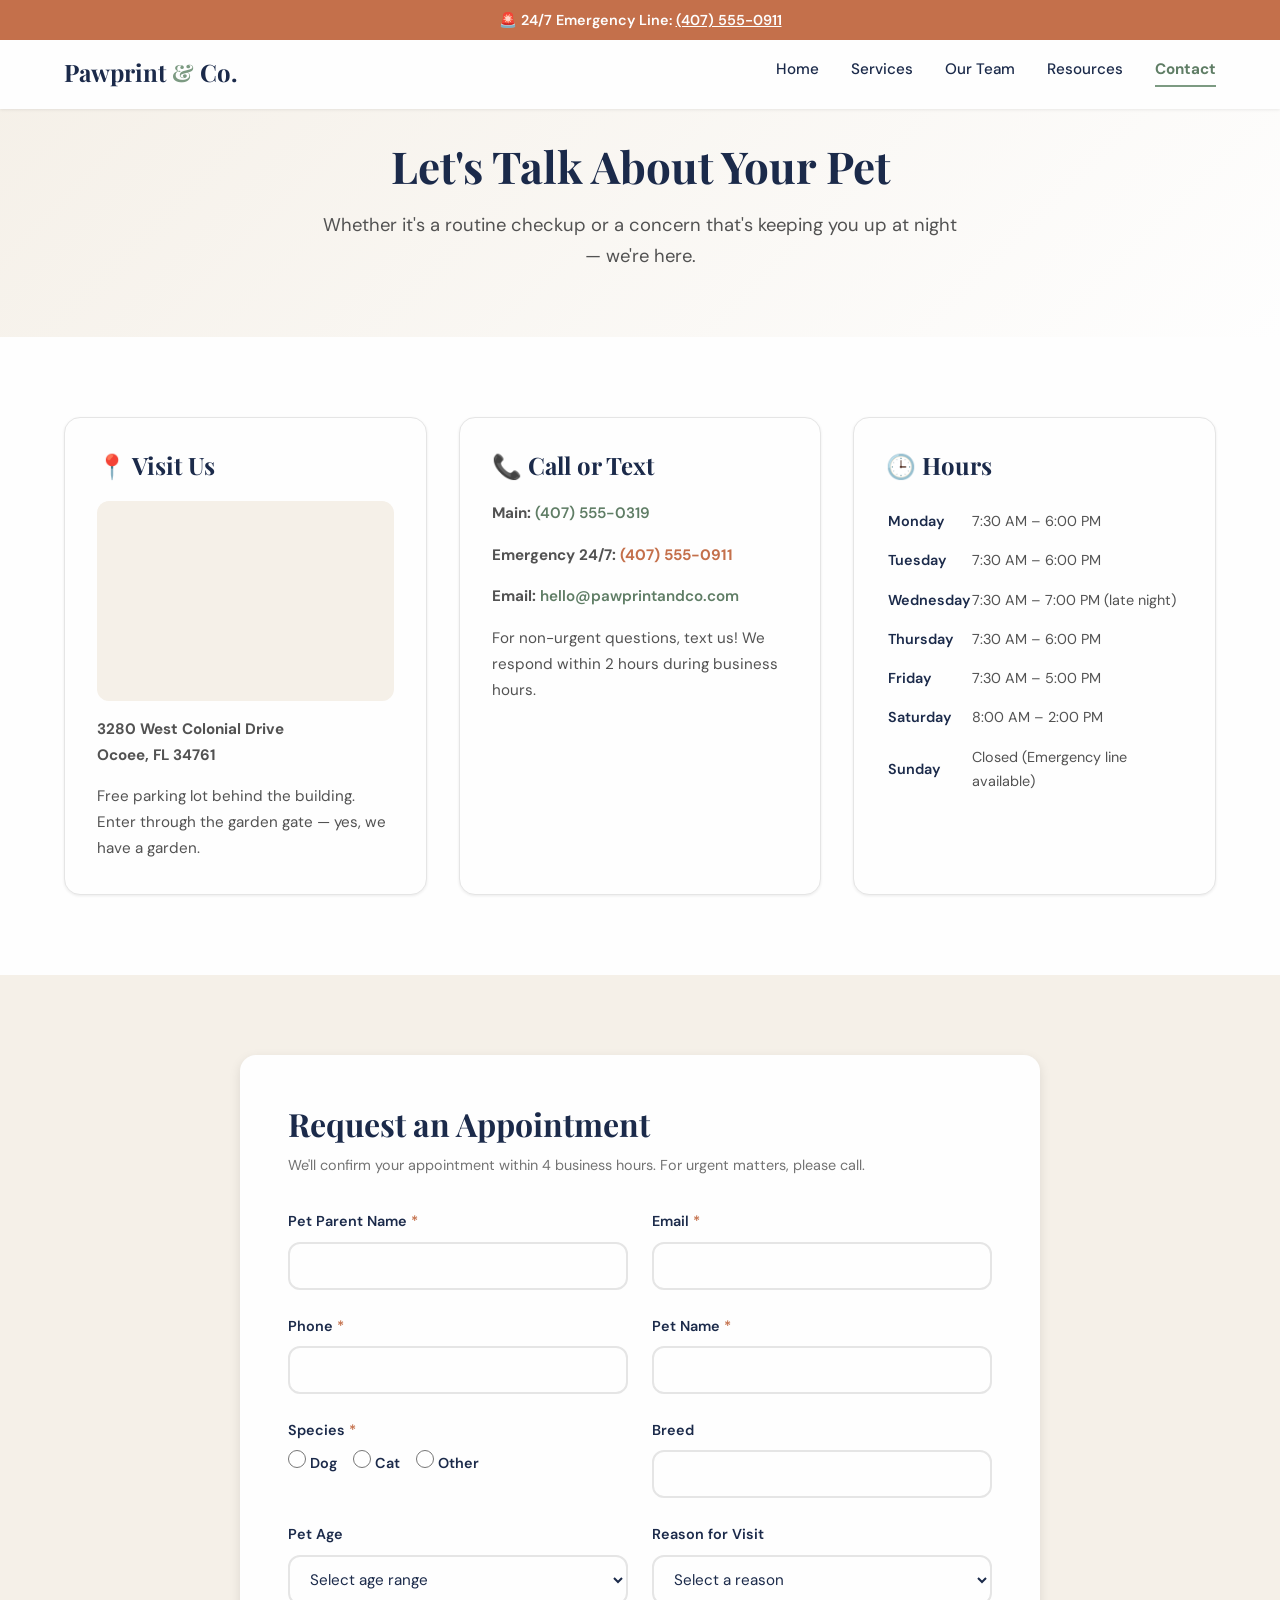
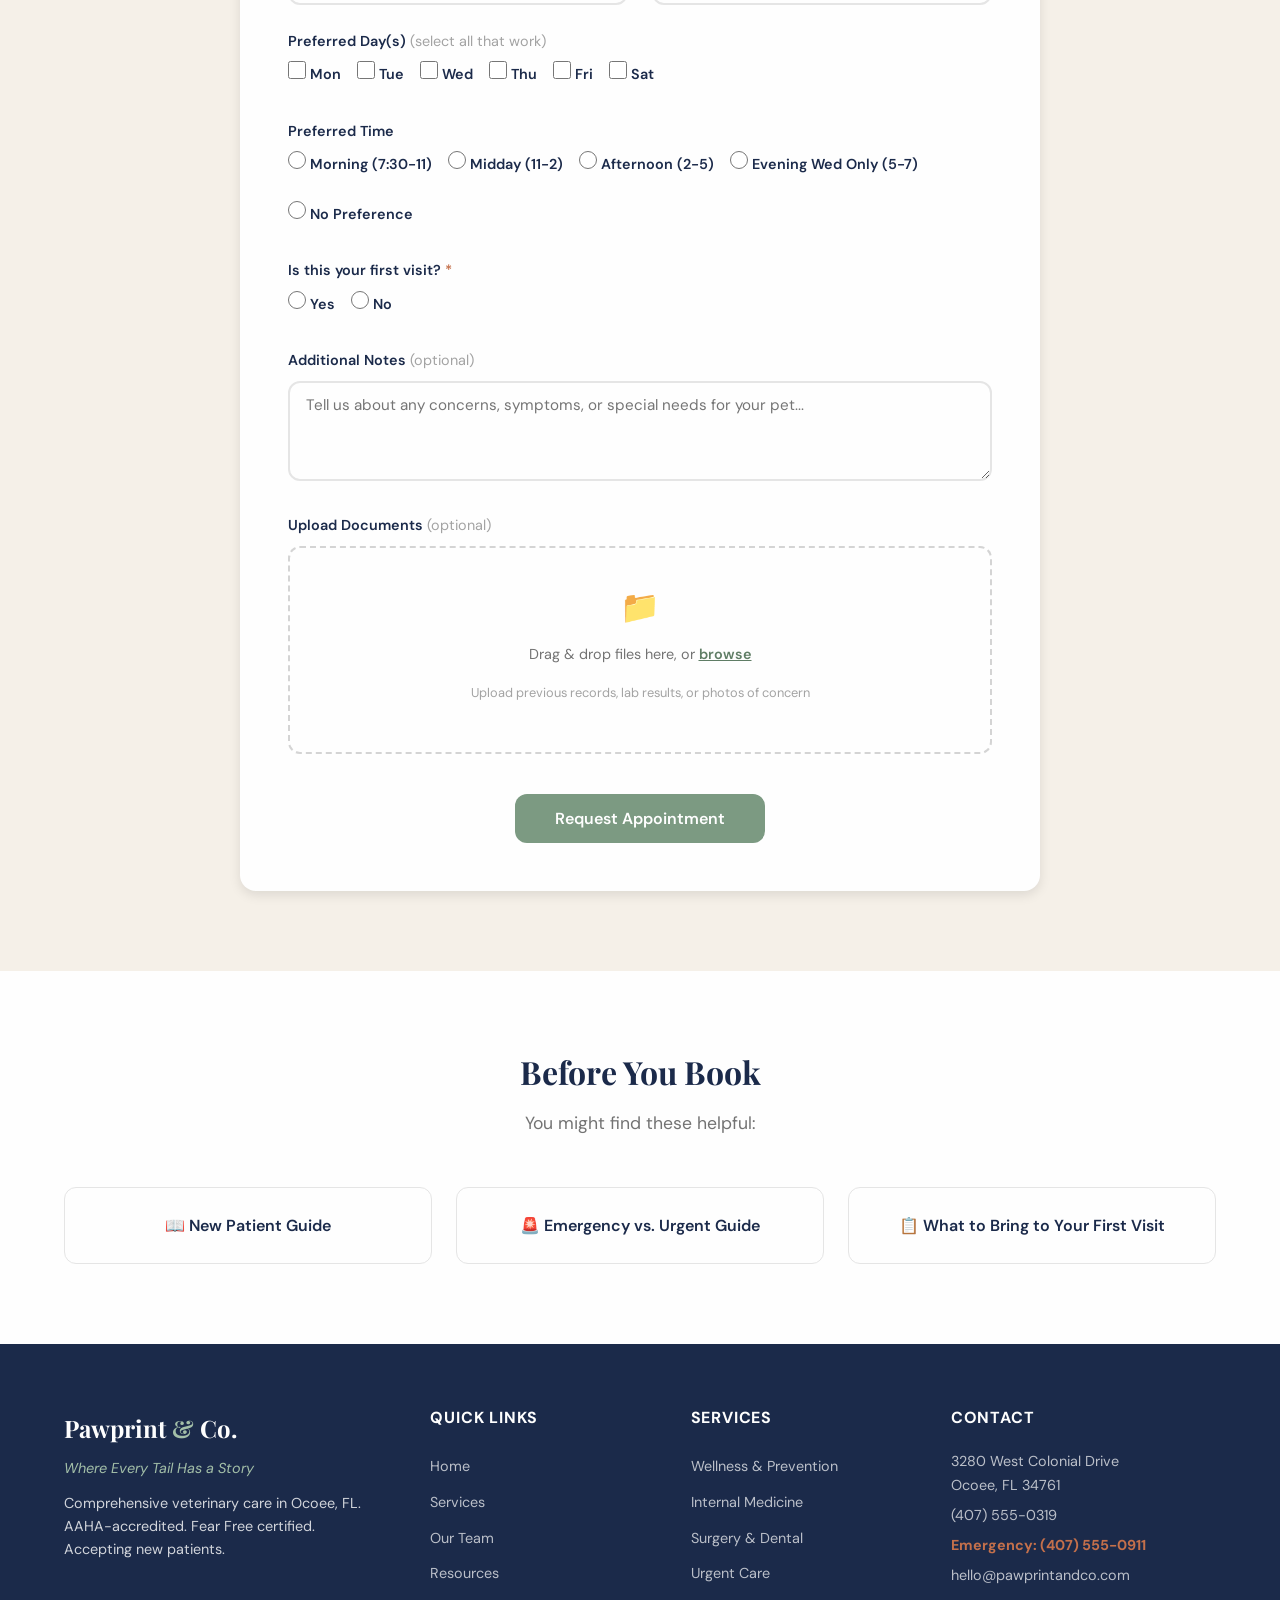
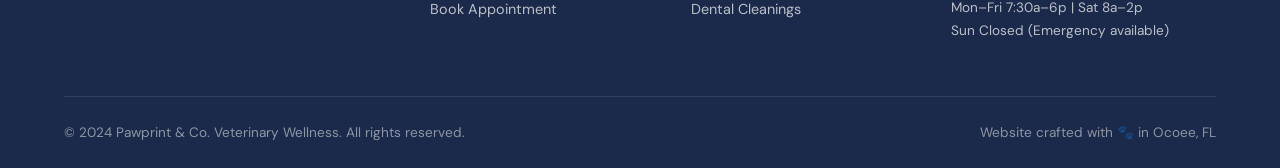
<file: contact.html>
<!DOCTYPE html>
<html lang="en">
<head>
  <meta charset="UTF-8">
  <meta name="viewport" content="width=device-width, initial-scale=1.0">
  <title>Contact & Book — Pawprint & Co. Veterinary Wellness</title>
  <meta name="description" content="Book an appointment at Pawprint & Co. Veterinary Wellness in Ocoee, FL. Call (407) 555-0319 or fill out our online booking form.">
  <link rel="preconnect" href="https://fonts.googleapis.com">
  <link rel="preconnect" href="https://fonts.gstatic.com" crossorigin>
  <link href="https://fonts.googleapis.com/css2?family=DM+Sans:ital,wght@0,400;0,500;0,600;0,700;1,400&family=Playfair+Display:ital,wght@0,400;0,500;0,600;0,700;1,400&display=swap" rel="stylesheet">
  <link rel="stylesheet" href="styles.css">
</head>
<body>
  <!-- Emergency Banner -->
  <div class="emergency-banner" role="alert">
    &#x1F6A8; 24/7 Emergency Line: <a href="tel:4075550911">(407) 555-0911</a>
  </div>

  <!-- Navigation -->
  <nav class="nav-wrapper" role="navigation" aria-label="Main navigation">
    <div class="nav">
      <a href="index.html" class="nav-logo" aria-label="Pawprint & Co. Home">Pawprint <span>&</span> Co.</a>
      <div class="nav-links">
        <a href="index.html">Home</a>
        <a href="services.html">Services</a>
        <a href="team.html">Our Team</a>
        <a href="resources.html">Resources</a>
        <a href="contact.html" class="active" aria-current="page">Contact</a>
      </div>
      <button class="hamburger" aria-label="Toggle navigation menu" aria-expanded="false">
        <span></span>
        <span></span>
        <span></span>
      </button>
    </div>
  </nav>

  <div class="mobile-overlay" aria-hidden="true"></div>
  <div class="mobile-drawer" aria-hidden="true" role="dialog" aria-label="Navigation menu">
    <a href="index.html">Home</a>
    <a href="services.html">Services</a>
    <a href="team.html">Our Team</a>
    <a href="resources.html">Resources</a>
    <a href="contact.html" class="active">Contact</a>
  </div>

  <main>
    <!-- 5.1 Page Hero -->
    <section class="page-hero">
      <div class="container">
        <h1 class="fade-in-up">Let's Talk About Your Pet</h1>
        <p class="fade-in-up">Whether it's a routine checkup or a concern that's keeping you up at night — we're here.</p>
      </div>
    </section>

    <!-- 5.2 Contact Info Cards -->
    <section class="section">
      <div class="container">
        <div class="contact-grid">

          <!-- Visit Us -->
          <div class="contact-card fade-in-up">
            <h3>&#x1F4CD; Visit Us</h3>
            <div class="map-placeholder">
              <iframe src="https://www.google.com/maps/embed?pb=!1m18!1m12!1m3!1d3505.5!2d-81.54!3d28.55!2m3!1f0!2f0!3f0!3m2!1i1024!2i768!4f13.1!3m3!1m2!1s0x0%3A0x0!2zMjjCsDMzJzAwLjAiTiA4McKwMzInMjQuMCJX!5e0!3m2!1sen!2sus!4v1" allowfullscreen="" loading="lazy" referrerpolicy="no-referrer-when-downgrade" title="Map showing Pawprint & Co. location at 3280 West Colonial Drive, Ocoee, FL"></iframe>
            </div>
            <p><strong>3280 West Colonial Drive<br>Ocoee, FL 34761</strong></p>
            <p>Free parking lot behind the building. Enter through the garden gate — yes, we have a garden.</p>
          </div>

          <!-- Call or Text -->
          <div class="contact-card fade-in-up">
            <h3>&#x1F4DE; Call or Text</h3>
            <p><strong>Main:</strong> <a href="tel:4075550319">(407) 555-0319</a></p>
            <p><strong>Emergency 24/7:</strong> <a href="tel:4075550911" class="emergency-phone">(407) 555-0911</a></p>
            <p><strong>Email:</strong> <a href="mailto:hello@pawprintandco.com">hello@pawprintandco.com</a></p>
            <p style="margin-top: 1rem;">For non-urgent questions, text us! We respond within 2 hours during business hours.</p>
          </div>

          <!-- Hours -->
          <div class="contact-card fade-in-up">
            <h3>&#x1F552; Hours</h3>
            <table class="hours-table" aria-label="Business hours">
              <tbody>
                <tr><td>Monday</td><td>7:30 AM – 6:00 PM</td></tr>
                <tr><td>Tuesday</td><td>7:30 AM – 6:00 PM</td></tr>
                <tr><td>Wednesday</td><td>7:30 AM – 7:00 PM (late night)</td></tr>
                <tr><td>Thursday</td><td>7:30 AM – 6:00 PM</td></tr>
                <tr><td>Friday</td><td>7:30 AM – 5:00 PM</td></tr>
                <tr><td>Saturday</td><td>8:00 AM – 2:00 PM</td></tr>
                <tr><td>Sunday</td><td>Closed (Emergency line available)</td></tr>
              </tbody>
            </table>
          </div>

        </div>
      </div>
    </section>

    <!-- 5.3 Appointment Booking Form -->
    <section class="booking-section section">
      <div class="container">
        <div class="booking-form-wrapper fade-in-up">
          <h2>Request an Appointment</h2>
          <p class="form-note">We'll confirm your appointment within 4 business hours. For urgent matters, please call.</p>

          <form id="booking-form" novalidate>
            <div class="form-grid">

              <!-- Pet Parent Name -->
              <div class="form-group">
                <label for="parent-name">Pet Parent Name <span class="required" aria-hidden="true">*</span></label>
                <input type="text" id="parent-name" name="parent-name" required aria-required="true">
                <span class="error-message">Please enter your name</span>
              </div>

              <!-- Email -->
              <div class="form-group">
                <label for="email">Email <span class="required" aria-hidden="true">*</span></label>
                <input type="email" id="email" name="email" required aria-required="true">
                <span class="error-message">Please enter a valid email</span>
              </div>

              <!-- Phone -->
              <div class="form-group">
                <label for="phone">Phone <span class="required" aria-hidden="true">*</span></label>
                <input type="tel" id="phone" name="phone" required aria-required="true">
                <span class="error-message">Please enter your phone number</span>
              </div>

              <!-- Pet Name -->
              <div class="form-group">
                <label for="pet-name">Pet Name <span class="required" aria-hidden="true">*</span></label>
                <input type="text" id="pet-name" name="pet-name" required aria-required="true">
                <span class="error-message">Please enter your pet's name</span>
              </div>

              <!-- Species -->
              <div class="form-group">
                <label>Species <span class="required" aria-hidden="true">*</span></label>
                <div class="radio-group" role="radiogroup" aria-label="Species">
                  <label class="radio-option">
                    <input type="radio" name="species" value="dog"> Dog
                  </label>
                  <label class="radio-option">
                    <input type="radio" name="species" value="cat"> Cat
                  </label>
                  <label class="radio-option">
                    <input type="radio" name="species" value="other"> Other
                  </label>
                </div>
                <span class="error-message radio-error species-error" style="display:none;">Please select a species</span>
              </div>

              <!-- Breed -->
              <div class="form-group">
                <label for="breed">Breed</label>
                <input type="text" id="breed" name="breed">
              </div>

              <!-- Pet Age -->
              <div class="form-group">
                <label for="pet-age">Pet Age</label>
                <select id="pet-age" name="pet-age">
                  <option value="">Select age range</option>
                  <option value="under-1">Under 1</option>
                  <option value="1-3">1-3</option>
                  <option value="4-6">4-6</option>
                  <option value="7-9">7-9</option>
                  <option value="10-12">10-12</option>
                  <option value="13+">13+</option>
                </select>
              </div>

              <!-- Reason for Visit -->
              <div class="form-group">
                <label for="reason">Reason for Visit</label>
                <select id="reason" name="reason">
                  <option value="">Select a reason</option>
                  <option value="wellness">Wellness Exam</option>
                  <option value="vaccination">Vaccination</option>
                  <option value="sick">Sick/Not Feeling Well</option>
                  <option value="dental">Dental Consult</option>
                  <option value="surgery">Surgery Consult</option>
                  <option value="internal">Internal Medicine Referral</option>
                  <option value="second-opinion">Second Opinion</option>
                  <option value="new-pet">New Puppy/Kitten</option>
                  <option value="senior">Senior Screening</option>
                  <option value="urgent">Urgent Concern</option>
                  <option value="other">Other</option>
                </select>
              </div>

              <!-- Preferred Day -->
              <div class="form-group full-width">
                <label>Preferred Day(s) <span style="font-weight: 400; color: var(--gray-400);">(select all that work)</span></label>
                <div class="checkbox-group">
                  <label class="checkbox-option">
                    <input type="checkbox" name="preferred-day" value="mon"> Mon
                  </label>
                  <label class="checkbox-option">
                    <input type="checkbox" name="preferred-day" value="tue"> Tue
                  </label>
                  <label class="checkbox-option">
                    <input type="checkbox" name="preferred-day" value="wed"> Wed
                  </label>
                  <label class="checkbox-option">
                    <input type="checkbox" name="preferred-day" value="thu"> Thu
                  </label>
                  <label class="checkbox-option">
                    <input type="checkbox" name="preferred-day" value="fri"> Fri
                  </label>
                  <label class="checkbox-option">
                    <input type="checkbox" name="preferred-day" value="sat"> Sat
                  </label>
                </div>
              </div>

              <!-- Preferred Time -->
              <div class="form-group full-width">
                <label>Preferred Time</label>
                <div class="radio-group" role="radiogroup" aria-label="Preferred time">
                  <label class="radio-option">
                    <input type="radio" name="preferred-time" value="morning"> Morning (7:30-11)
                  </label>
                  <label class="radio-option">
                    <input type="radio" name="preferred-time" value="midday"> Midday (11-2)
                  </label>
                  <label class="radio-option">
                    <input type="radio" name="preferred-time" value="afternoon"> Afternoon (2-5)
                  </label>
                  <label class="radio-option">
                    <input type="radio" name="preferred-time" value="evening"> Evening Wed Only (5-7)
                  </label>
                  <label class="radio-option">
                    <input type="radio" name="preferred-time" value="no-preference"> No Preference
                  </label>
                </div>
              </div>

              <!-- First Visit? -->
              <div class="form-group full-width">
                <label>Is this your first visit? <span class="required" aria-hidden="true">*</span></label>
                <div class="radio-group" role="radiogroup" aria-label="First visit">
                  <label class="radio-option">
                    <input type="radio" name="first-visit" value="yes"> Yes
                  </label>
                  <label class="radio-option">
                    <input type="radio" name="first-visit" value="no"> No
                  </label>
                </div>
                <span class="error-message radio-error visit-error" style="display:none;">Please indicate if this is your first visit</span>
              </div>

              <!-- Additional Notes -->
              <div class="form-group full-width">
                <label for="notes">Additional Notes <span style="font-weight: 400; color: var(--gray-400);">(optional)</span></label>
                <textarea id="notes" name="notes" placeholder="Tell us about any concerns, symptoms, or special needs for your pet..."></textarea>
              </div>

              <!-- File Upload Zone -->
              <div class="form-group full-width">
                <label>Upload Documents <span style="font-weight: 400; color: var(--gray-400);">(optional)</span></label>
                <div class="upload-zone" tabindex="0" role="button" aria-label="Upload documents">
                  <div class="upload-icon" aria-hidden="true">&#x1F4C1;</div>
                  <p>Drag & drop files here, or <span class="browse-link">browse</span></p>
                  <p style="font-size: 0.8rem; color: var(--gray-400); margin-top: 0.5rem;">Upload previous records, lab results, or photos of concern</p>
                  <input type="file" multiple style="display: none;" aria-hidden="true">
                </div>
              </div>

              <!-- Submit -->
              <div class="form-group full-width" style="text-align: center; margin-top: 1rem;">
                <button type="submit" class="btn btn-primary" style="min-width: 250px;">Request Appointment</button>
              </div>

            </div>
          </form>

          <!-- Success State -->
          <div class="form-success" aria-live="polite">
            <div class="success-icon" aria-hidden="true">&#x2705;</div>
            <h3>Thank You!</h3>
            <p>We'll confirm your appointment within 4 business hours.<br>If this is urgent, please call <a href="tel:4075550319">(407) 555-0319</a>.</p>
          </div>

        </div>
      </div>
    </section>

    <!-- 5.4 FAQ Quick Links -->
    <section class="section">
      <div class="container">
        <h2 class="section-title fade-in-up">Before You Book</h2>
        <p class="section-subtitle fade-in-up">You might find these helpful:</p>
        <div class="faq-links fade-in-up">
          <a href="resources.html" class="faq-card">&#x1F4D6; New Patient Guide</a>
          <a href="resources.html" class="faq-card">&#x1F6A8; Emergency vs. Urgent Guide</a>
          <a href="resources.html" class="faq-card">&#x1F4CB; What to Bring to Your First Visit</a>
        </div>
      </div>
    </section>
  </main>

  <!-- Footer -->
  <footer class="footer">
    <div class="container">
      <div class="footer-grid">
        <div class="footer-brand">
          <div class="footer-logo">Pawprint <span>&</span> Co.</div>
          <p class="tagline">Where Every Tail Has a Story</p>
          <p>Comprehensive veterinary care in Ocoee, FL. AAHA-accredited. Fear Free certified. Accepting new patients.</p>
        </div>
        <div class="footer-links">
          <h4>Quick Links</h4>
          <a href="index.html">Home</a>
          <a href="services.html">Services</a>
          <a href="team.html">Our Team</a>
          <a href="resources.html">Resources</a>
          <a href="contact.html">Book Appointment</a>
        </div>
        <div class="footer-links">
          <h4>Services</h4>
          <a href="services.html#wellness">Wellness & Prevention</a>
          <a href="services.html#internal">Internal Medicine</a>
          <a href="services.html#surgery">Surgery & Dental</a>
          <a href="services.html#emergency">Urgent Care</a>
          <a href="services.html#surgery">Dental Cleanings</a>
        </div>
        <div class="footer-contact">
          <h4>Contact</h4>
          <p>3280 West Colonial Drive<br>Ocoee, FL 34761</p>
          <a href="tel:4075550319">(407) 555-0319</a>
          <a href="tel:4075550911" class="emergency-phone">Emergency: (407) 555-0911</a>
          <a href="mailto:hello@pawprintandco.com">hello@pawprintandco.com</a>
          <p style="margin-top: 0.5rem; font-size: 0.85rem;">Mon–Fri 7:30a–6p | Sat 8a–2p<br>Sun Closed (Emergency available)</p>
        </div>
      </div>
      <div class="footer-bottom">
        <span>&copy; 2024 Pawprint & Co. Veterinary Wellness. All rights reserved.</span>
        <span>Website crafted with &#x1F43E; in Ocoee, FL</span>
      </div>
    </div>
  </footer>

  <script src="main.js"></script>
</body>
</html>
</file>
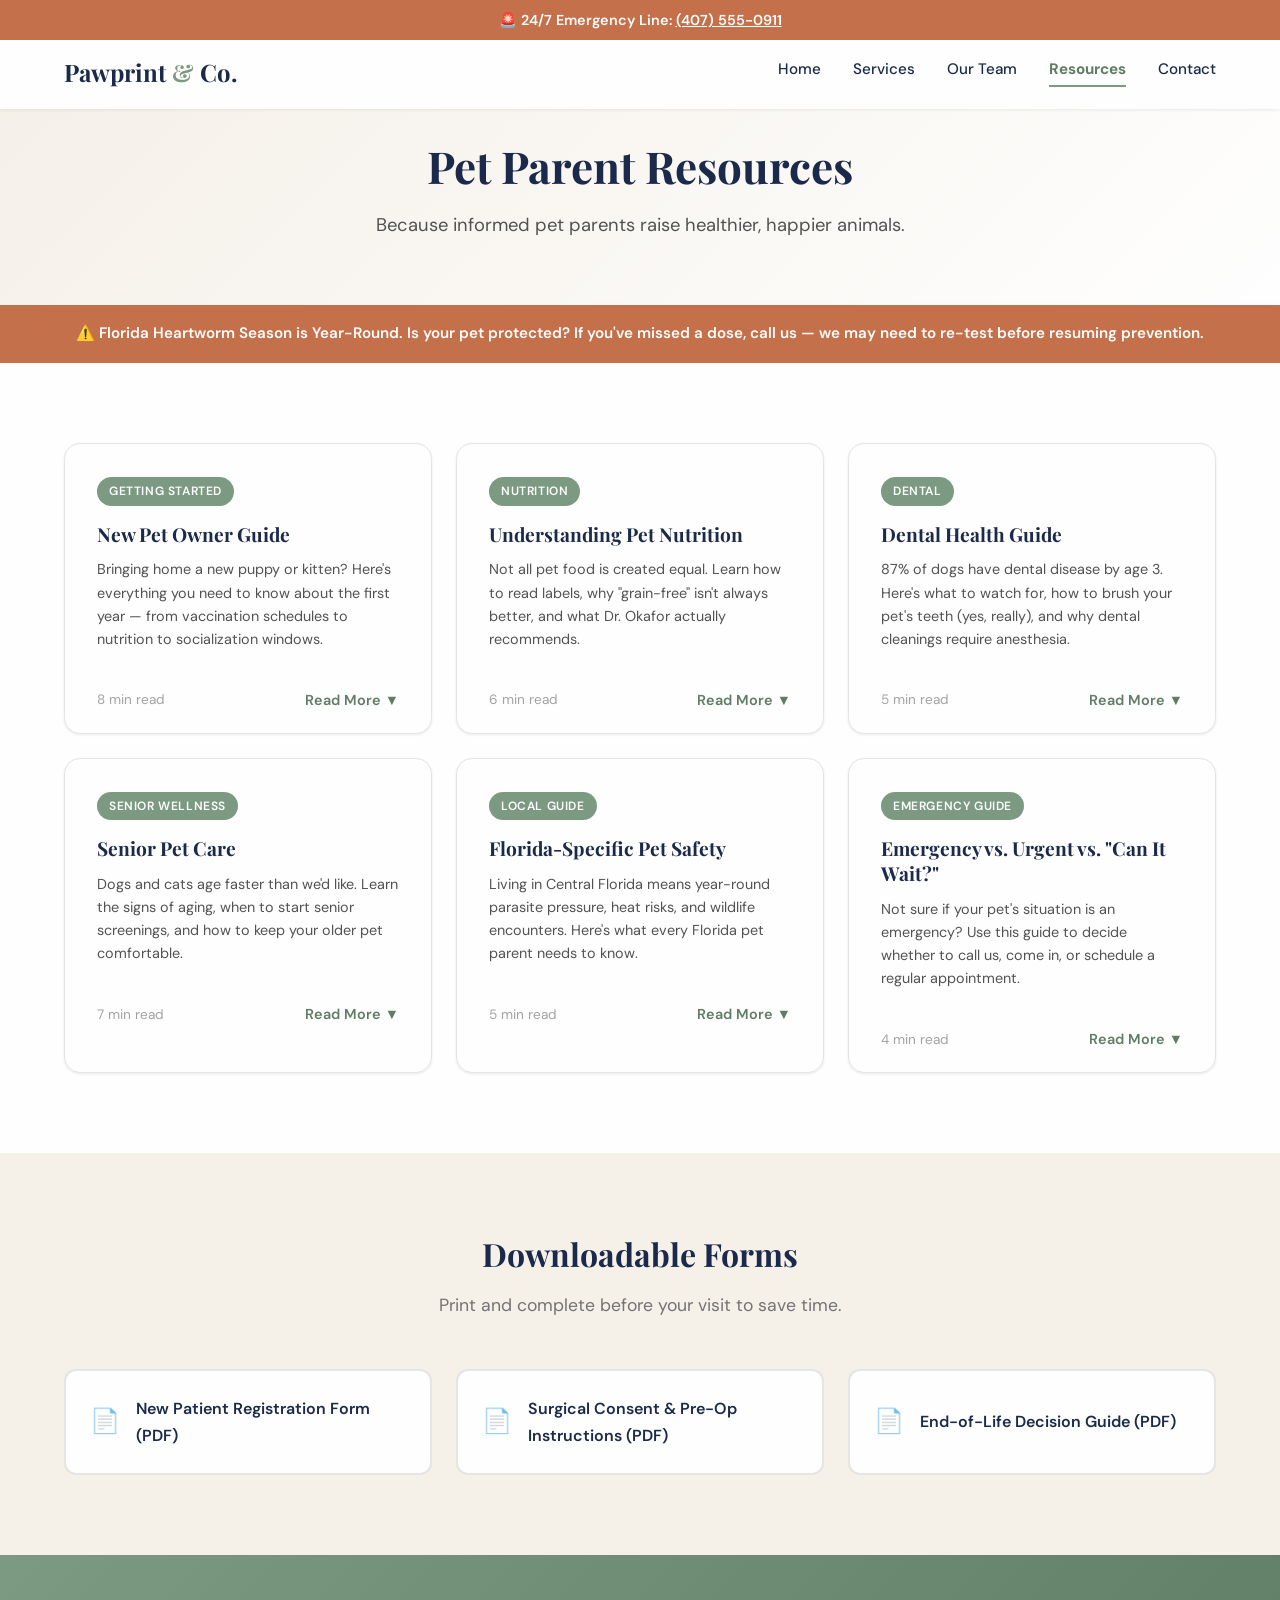
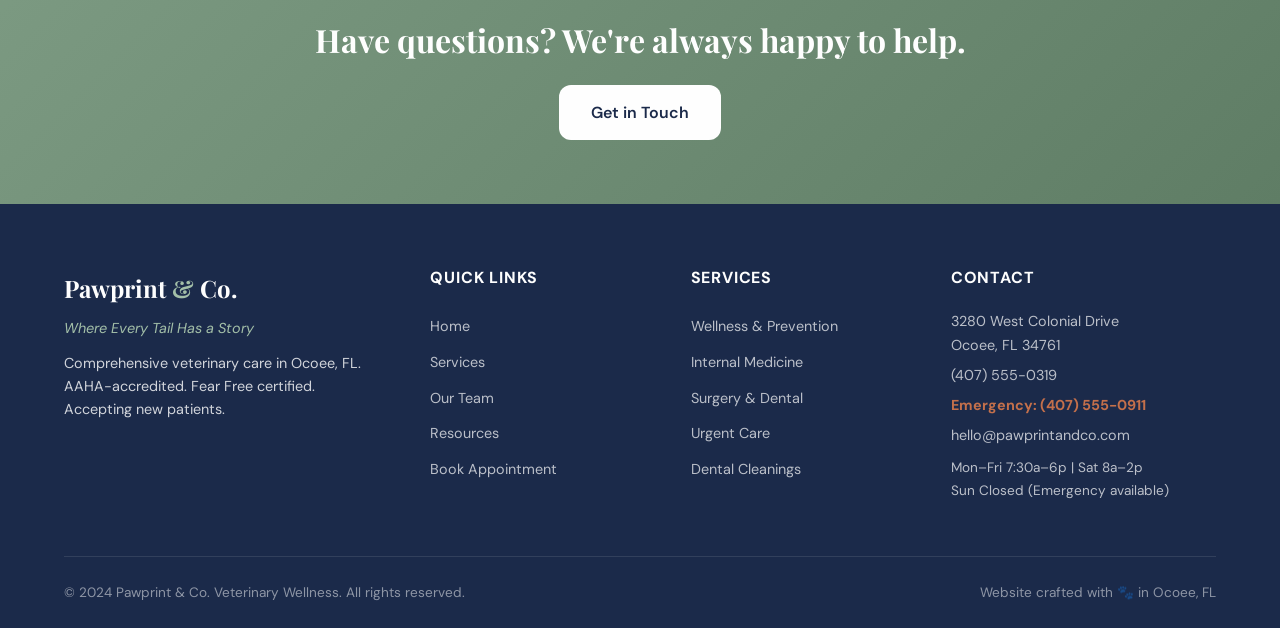
<file: resources.html>
<!DOCTYPE html>
<html lang="en">
<head>
  <meta charset="UTF-8">
  <meta name="viewport" content="width=device-width, initial-scale=1.0">
  <title>Resources — Pawprint & Co. Veterinary Wellness</title>
  <meta name="description" content="Pet parent resources from Pawprint & Co. Guides on new pet care, nutrition, dental health, senior wellness, Florida pet safety, and emergency guidance.">
  <link rel="preconnect" href="https://fonts.googleapis.com">
  <link rel="preconnect" href="https://fonts.gstatic.com" crossorigin>
  <link href="https://fonts.googleapis.com/css2?family=DM+Sans:ital,wght@0,400;0,500;0,600;0,700;1,400&family=Playfair+Display:ital,wght@0,400;0,500;0,600;0,700;1,400&display=swap" rel="stylesheet">
  <link rel="stylesheet" href="styles.css">
</head>
<body>
  <!-- Emergency Banner -->
  <div class="emergency-banner" role="alert">
    &#x1F6A8; 24/7 Emergency Line: <a href="tel:4075550911">(407) 555-0911</a>
  </div>

  <!-- Navigation -->
  <nav class="nav-wrapper" role="navigation" aria-label="Main navigation">
    <div class="nav">
      <a href="index.html" class="nav-logo" aria-label="Pawprint & Co. Home">Pawprint <span>&</span> Co.</a>
      <div class="nav-links">
        <a href="index.html">Home</a>
        <a href="services.html">Services</a>
        <a href="team.html">Our Team</a>
        <a href="resources.html" class="active" aria-current="page">Resources</a>
        <a href="contact.html">Contact</a>
      </div>
      <button class="hamburger" aria-label="Toggle navigation menu" aria-expanded="false">
        <span></span>
        <span></span>
        <span></span>
      </button>
    </div>
  </nav>

  <div class="mobile-overlay" aria-hidden="true"></div>
  <div class="mobile-drawer" aria-hidden="true" role="dialog" aria-label="Navigation menu">
    <a href="index.html">Home</a>
    <a href="services.html">Services</a>
    <a href="team.html">Our Team</a>
    <a href="resources.html" class="active">Resources</a>
    <a href="contact.html">Contact</a>
  </div>

  <main>
    <!-- 4.1 Page Hero -->
    <section class="page-hero">
      <div class="container">
        <h1 class="fade-in-up">Pet Parent Resources</h1>
        <p class="fade-in-up">Because informed pet parents raise healthier, happier animals.</p>
      </div>
    </section>

    <!-- 4.2 Seasonal Alert Banner -->
    <div class="seasonal-alert" role="alert">
      &#x26A0;&#xFE0F; Florida Heartworm Season is Year-Round. Is your pet protected? If you've missed a dose, call us — we may need to re-test before resuming prevention.
    </div>

    <!-- 4.3 Resource Cards Grid -->
    <section class="section">
      <div class="container">
        <div class="resources-grid">

          <!-- Card 1: New Pet Owner Guide -->
          <article class="resource-card fade-in-up">
            <div class="resource-card-header">
              <span class="resource-tag">Getting Started</span>
              <h3>New Pet Owner Guide</h3>
              <p>Bringing home a new puppy or kitten? Here's everything you need to know about the first year — from vaccination schedules to nutrition to socialization windows.</p>
            </div>
            <div class="resource-meta">
              <span class="read-time">8 min read</span>
              <button class="expand-btn" data-expand="resource-1" aria-expanded="false" aria-controls="resource-1">
                <span class="expand-text">Read More</span> <span class="expand-icon" aria-hidden="true">&#x25BC;</span>
              </button>
            </div>
            <div class="resource-expanded" id="resource-1">
              <ul>
                <li><strong>Puppy vaccination schedule:</strong> 8, 12, 16 weeks + rabies at 16 weeks</li>
                <li><strong>Kitten vaccination schedule:</strong> 8, 12, 16 weeks + rabies at 12-16 weeks</li>
                <li><strong>Spay/neuter timing:</strong> 6 months for cats, varies for dogs by breed</li>
                <li><strong>Nutrition basics:</strong> Avoid grain-free boutique diets unless medically indicated — ask us why</li>
                <li><strong>Socialization window:</strong> 3-14 weeks is critical for puppies</li>
                <li><strong>First vet visit checklist:</strong> Bring any records from breeder/rescue, list of current food, list of questions</li>
                <li><strong>What to expect at the first visit:</strong> Full physical exam, fecal test, deworming, vaccination plan, microchip discussion</li>
              </ul>
            </div>
          </article>

          <!-- Card 2: Understanding Pet Nutrition -->
          <article class="resource-card fade-in-up">
            <div class="resource-card-header">
              <span class="resource-tag">Nutrition</span>
              <h3>Understanding Pet Nutrition</h3>
              <p>Not all pet food is created equal. Learn how to read labels, why "grain-free" isn't always better, and what Dr. Okafor actually recommends.</p>
            </div>
            <div class="resource-meta">
              <span class="read-time">6 min read</span>
              <button class="expand-btn" data-expand="resource-2" aria-expanded="false" aria-controls="resource-2">
                <span class="expand-text">Read More</span> <span class="expand-icon" aria-hidden="true">&#x25BC;</span>
              </button>
            </div>
            <div class="resource-expanded" id="resource-2">
              <ul>
                <li><strong>AAFCO statement:</strong> What to look for on every bag</li>
                <li><strong>WSAVA-compliant brands:</strong> Purina Pro Plan, Royal Canin, Hill's Science Diet</li>
                <li><strong>Grain-free/DCM concern:</strong> Dilated cardiomyopathy linked to boutique grain-free diets</li>
                <li><strong>Proper feeding amounts:</strong> Most pets are overfed</li>
                <li><strong>Prescription diets:</strong> When needed for kidney disease, urinary issues, food allergies</li>
                <li><strong>Treats:</strong> Should be &lt;10% of daily calories</li>
                <li><strong>Safe people food:</strong> Plain chicken, carrots, blueberries, green beans</li>
                <li><strong>Toxic people food:</strong> Grapes, raisins, xylitol, chocolate, onions, garlic, macadamia nuts</li>
              </ul>
            </div>
          </article>

          <!-- Card 3: Dental Health Guide -->
          <article class="resource-card fade-in-up">
            <div class="resource-card-header">
              <span class="resource-tag">Dental</span>
              <h3>Dental Health Guide</h3>
              <p>87% of dogs have dental disease by age 3. Here's what to watch for, how to brush your pet's teeth (yes, really), and why dental cleanings require anesthesia.</p>
            </div>
            <div class="resource-meta">
              <span class="read-time">5 min read</span>
              <button class="expand-btn" data-expand="resource-3" aria-expanded="false" aria-controls="resource-3">
                <span class="expand-text">Read More</span> <span class="expand-icon" aria-hidden="true">&#x25BC;</span>
              </button>
            </div>
            <div class="resource-expanded" id="resource-3">
              <ul>
                <li><strong>Signs of dental disease:</strong> Bad breath, drooling, dropping food, pawing at mouth, swollen gums</li>
                <li><strong>Why anesthesia is necessary:</strong> Can't take dental x-rays on an awake patient, can't probe below the gumline safely</li>
                <li><strong>"Anesthesia-free dental" is dangerous:</strong> We do not recommend or perform it</li>
                <li><strong>At-home dental care:</strong> Daily brushing with pet-specific toothpaste (not human toothpaste — xylitol is toxic)</li>
                <li><strong>Dental chews and water additives:</strong> Helpful supplements but not replacements for professional cleaning</li>
                <li><strong>How often:</strong> Annual dental exam minimum, professional cleaning every 1-3 years depending on breed and condition</li>
              </ul>
            </div>
          </article>

          <!-- Card 4: Senior Pet Care -->
          <article class="resource-card fade-in-up">
            <div class="resource-card-header">
              <span class="resource-tag">Senior Wellness</span>
              <h3>Senior Pet Care</h3>
              <p>Dogs and cats age faster than we'd like. Learn the signs of aging, when to start senior screenings, and how to keep your older pet comfortable.</p>
            </div>
            <div class="resource-meta">
              <span class="read-time">7 min read</span>
              <button class="expand-btn" data-expand="resource-4" aria-expanded="false" aria-controls="resource-4">
                <span class="expand-text">Read More</span> <span class="expand-icon" aria-hidden="true">&#x25BC;</span>
              </button>
            </div>
            <div class="resource-expanded" id="resource-4">
              <ul>
                <li><strong>When is a pet "senior"?</strong> Cats: 10+. Small dogs: 8-10. Large dogs: 6-8. Giant breeds: 5-6.</li>
                <li><strong>Senior wellness panels:</strong> CBC, chemistry, urinalysis, thyroid, blood pressure</li>
                <li><strong>Common senior conditions:</strong> Arthritis, kidney disease, dental disease, cognitive dysfunction, cancer, heart disease</li>
                <li><strong>Signs of pain pets hide:</strong> Decreased appetite, reluctance to jump, sleeping more, personality changes, panting at rest</li>
                <li><strong>Environmental modifications:</strong> Ramps, orthopedic beds, raised food bowls, non-slip mats</li>
                <li><strong>Quality of life assessment:</strong> How to know when your pet is struggling vs. having a bad day</li>
              </ul>
            </div>
          </article>

          <!-- Card 5: Florida-Specific Pet Safety -->
          <article class="resource-card fade-in-up">
            <div class="resource-card-header">
              <span class="resource-tag">Local Guide</span>
              <h3>Florida-Specific Pet Safety</h3>
              <p>Living in Central Florida means year-round parasite pressure, heat risks, and wildlife encounters. Here's what every Florida pet parent needs to know.</p>
            </div>
            <div class="resource-meta">
              <span class="read-time">5 min read</span>
              <button class="expand-btn" data-expand="resource-5" aria-expanded="false" aria-controls="resource-5">
                <span class="expand-text">Read More</span> <span class="expand-icon" aria-hidden="true">&#x25BC;</span>
              </button>
            </div>
            <div class="resource-expanded" id="resource-5">
              <ul>
                <li><strong>Heartworm:</strong> Transmitted by mosquitoes, year-round risk in Florida, monthly prevention is non-negotiable</li>
                <li><strong>Fleas & ticks:</strong> Year-round in Florida (no winter kill), use veterinary-recommended products only (OTC products can be dangerous)</li>
                <li><strong>Heat safety:</strong> No walks on hot pavement (test with your hand — 5 seconds), no cars even with windows cracked, watch for signs of heat stroke</li>
                <li><strong>Bufo toads (cane toads):</strong> Toxic — if your dog mouths one, rinse mouth immediately and call us</li>
                <li><strong>Snakes:</strong> Coral snakes and water moccasins are present — keep dogs leashed in wooded areas</li>
                <li><strong>Algae blooms:</strong> Blue-green algae in lakes is toxic to dogs — check local alerts before lake visits</li>
                <li><strong>Hurricane prep:</strong> Have 2 weeks of food/medication, know your evacuation zone, carrier for cats</li>
              </ul>
            </div>
          </article>

          <!-- Card 6: Emergency vs. Urgent vs. "Can It Wait?" -->
          <article class="resource-card fade-in-up">
            <div class="resource-card-header">
              <span class="resource-tag">Emergency Guide</span>
              <h3>Emergency vs. Urgent vs. "Can It Wait?"</h3>
              <p>Not sure if your pet's situation is an emergency? Use this guide to decide whether to call us, come in, or schedule a regular appointment.</p>
            </div>
            <div class="resource-meta">
              <span class="read-time">4 min read</span>
              <button class="expand-btn" data-expand="resource-6" aria-expanded="false" aria-controls="resource-6">
                <span class="expand-text">Read More</span> <span class="expand-icon" aria-hidden="true">&#x25BC;</span>
              </button>
            </div>
            <div class="resource-expanded" id="resource-6">
              <ul>
                <li><strong>TRUE EMERGENCY (call immediately / go to ER):</strong> Not breathing, unconscious, actively seizing for >3 min, hit by car, known toxin ingestion, bloated abdomen with retching, profuse bleeding</li>
                <li><strong>URGENT (come in same-day or call for triage):</strong> Vomiting >3 times in 24hrs, not eating for >24hrs (cats) or >48hrs (dogs), limping/non-weight-bearing, eye injury/squinting, difficulty urinating, bloody diarrhea</li>
                <li><strong>CAN WAIT for appointment:</strong> Mild intermittent limping, occasional vomiting with normal energy, skin lumps/bumps (not rapidly growing), ear scratching, mild diarrhea with normal energy, bad breath</li>
              </ul>
            </div>
          </article>

        </div>
      </div>
    </section>

    <!-- 4.4 Downloadable Resources -->
    <section class="section" style="background: var(--cream);">
      <div class="container">
        <h2 class="section-title fade-in-up">Downloadable Forms</h2>
        <p class="section-subtitle fade-in-up">Print and complete before your visit to save time.</p>
        <div class="downloads-grid fade-in-up">
          <a href="#" class="download-card" aria-label="Download New Patient Registration Form PDF">
            <span class="download-icon" aria-hidden="true">&#x1F4C4;</span>
            <span>New Patient Registration Form (PDF)</span>
          </a>
          <a href="#" class="download-card" aria-label="Download Surgical Consent and Pre-Op Instructions PDF">
            <span class="download-icon" aria-hidden="true">&#x1F4C4;</span>
            <span>Surgical Consent & Pre-Op Instructions (PDF)</span>
          </a>
          <a href="#" class="download-card" aria-label="Download End-of-Life Decision Guide PDF">
            <span class="download-icon" aria-hidden="true">&#x1F4C4;</span>
            <span>End-of-Life Decision Guide (PDF)</span>
          </a>
        </div>
      </div>
    </section>

    <!-- CTA Banner -->
    <section class="cta-banner">
      <div class="container fade-in-up">
        <h2>Have questions? We're always happy to help.</h2>
        <a href="contact.html" class="btn btn-white">Get in Touch</a>
      </div>
    </section>
  </main>

  <!-- Footer -->
  <footer class="footer">
    <div class="container">
      <div class="footer-grid">
        <div class="footer-brand">
          <div class="footer-logo">Pawprint <span>&</span> Co.</div>
          <p class="tagline">Where Every Tail Has a Story</p>
          <p>Comprehensive veterinary care in Ocoee, FL. AAHA-accredited. Fear Free certified. Accepting new patients.</p>
        </div>
        <div class="footer-links">
          <h4>Quick Links</h4>
          <a href="index.html">Home</a>
          <a href="services.html">Services</a>
          <a href="team.html">Our Team</a>
          <a href="resources.html">Resources</a>
          <a href="contact.html">Book Appointment</a>
        </div>
        <div class="footer-links">
          <h4>Services</h4>
          <a href="services.html#wellness">Wellness & Prevention</a>
          <a href="services.html#internal">Internal Medicine</a>
          <a href="services.html#surgery">Surgery & Dental</a>
          <a href="services.html#emergency">Urgent Care</a>
          <a href="services.html#surgery">Dental Cleanings</a>
        </div>
        <div class="footer-contact">
          <h4>Contact</h4>
          <p>3280 West Colonial Drive<br>Ocoee, FL 34761</p>
          <a href="tel:4075550319">(407) 555-0319</a>
          <a href="tel:4075550911" class="emergency-phone">Emergency: (407) 555-0911</a>
          <a href="mailto:hello@pawprintandco.com">hello@pawprintandco.com</a>
          <p style="margin-top: 0.5rem; font-size: 0.85rem;">Mon–Fri 7:30a–6p | Sat 8a–2p<br>Sun Closed (Emergency available)</p>
        </div>
      </div>
      <div class="footer-bottom">
        <span>&copy; 2024 Pawprint & Co. Veterinary Wellness. All rights reserved.</span>
        <span>Website crafted with &#x1F43E; in Ocoee, FL</span>
      </div>
    </div>
  </footer>

  <script src="main.js"></script>
</body>
</html>
</file>
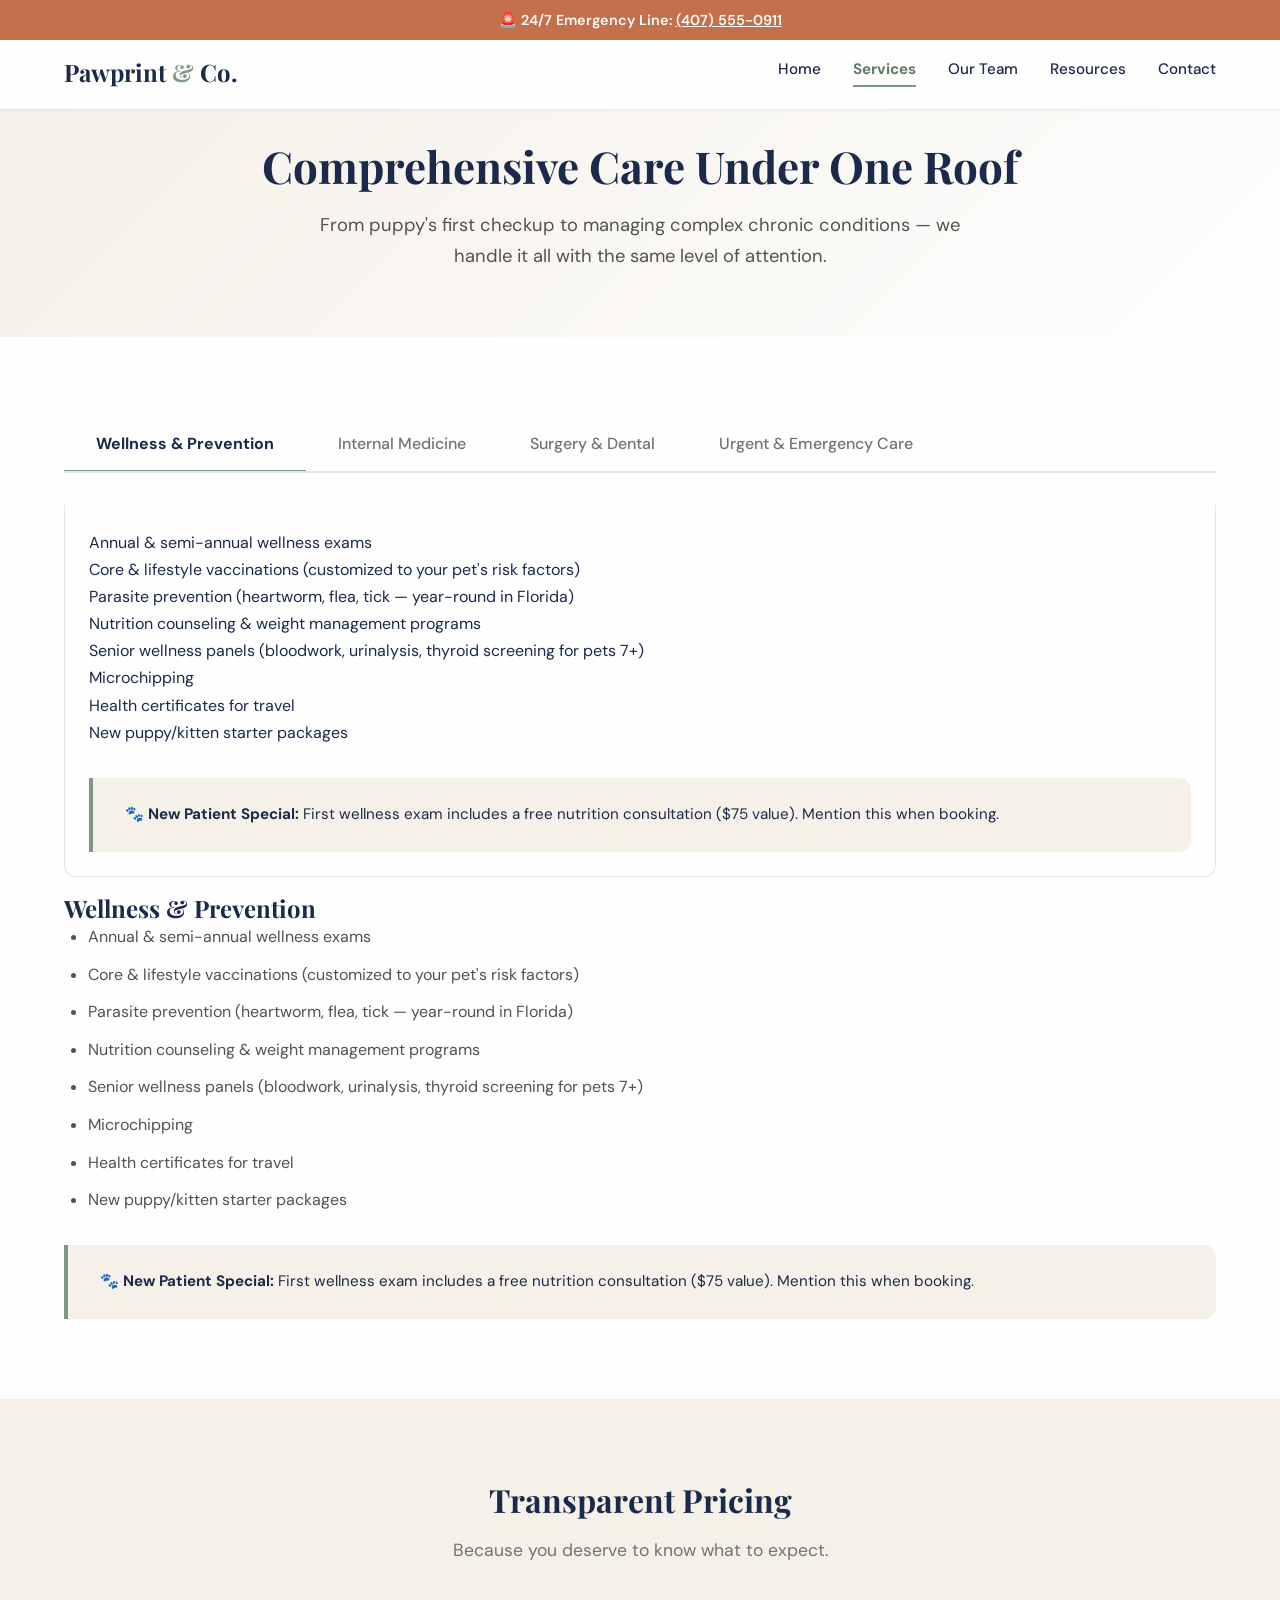
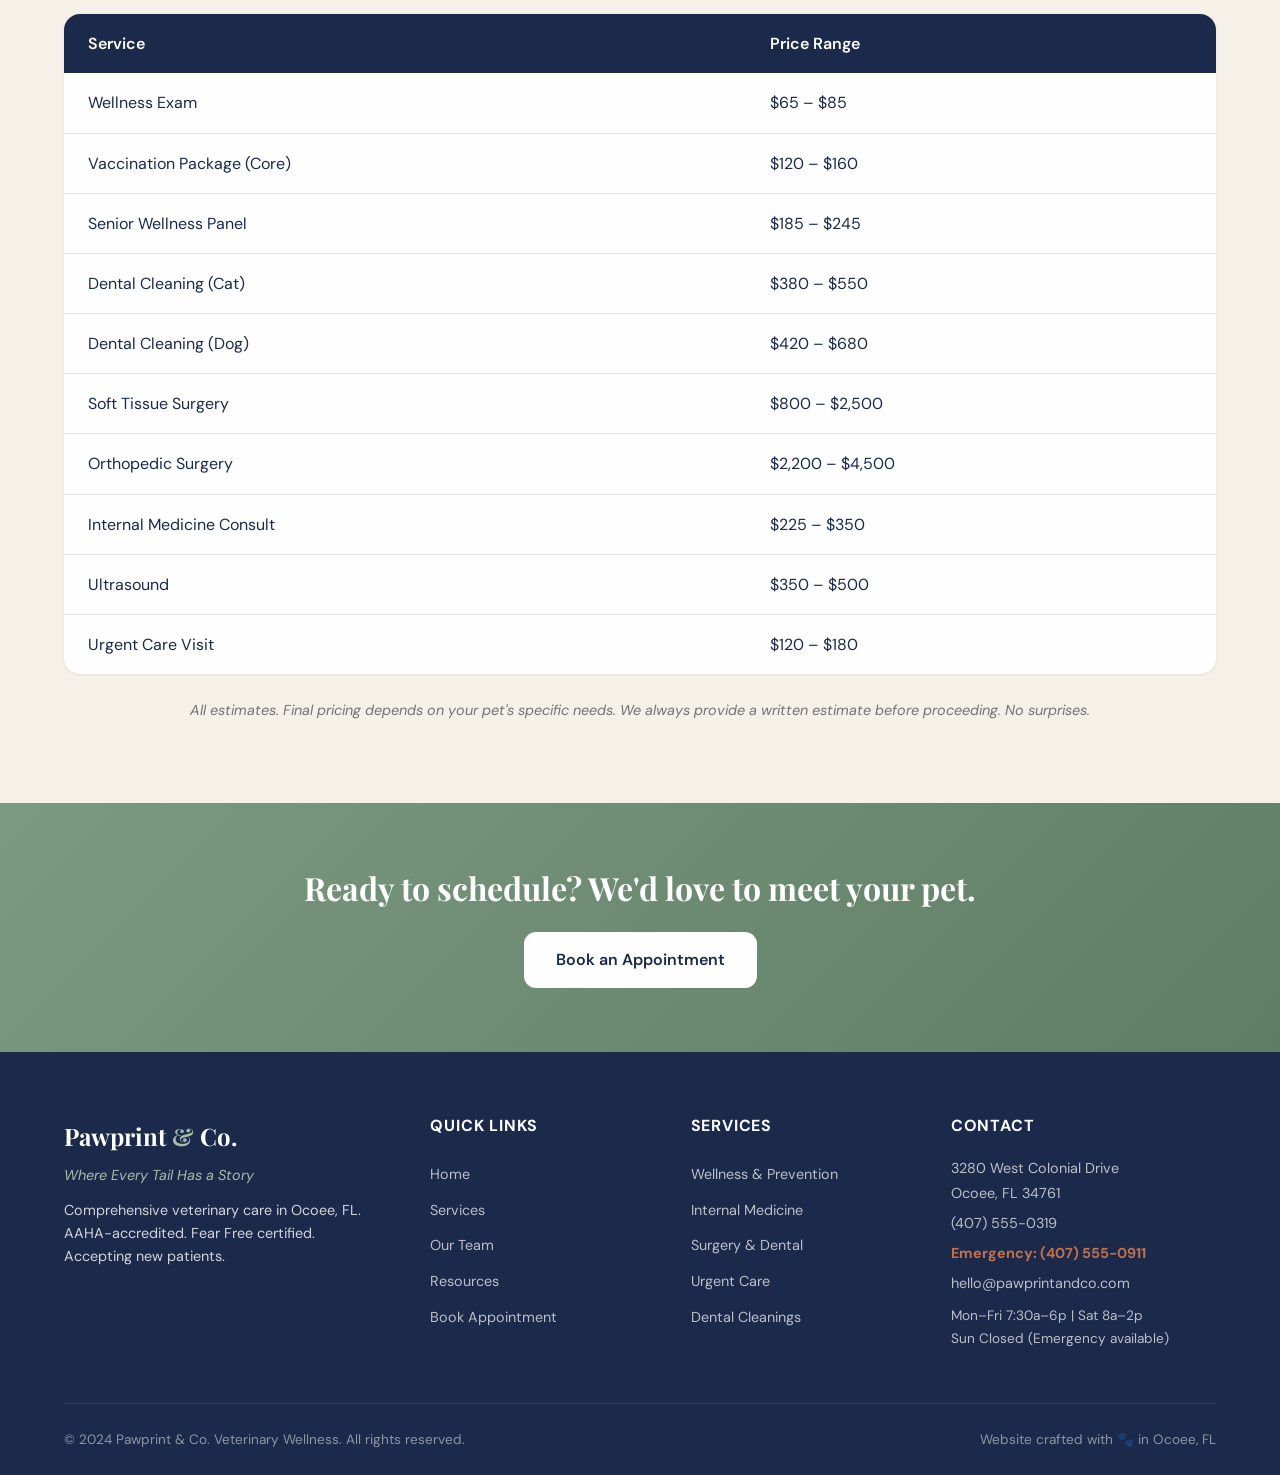
<file: services.html>
<!DOCTYPE html>
<html lang="en">
<head>
  <meta charset="UTF-8">
  <meta name="viewport" content="width=device-width, initial-scale=1.0">
  <title>Services — Pawprint & Co. Veterinary Wellness</title>
  <meta name="description" content="Comprehensive veterinary services including wellness exams, internal medicine, surgery, dental care, and 24/7 emergency triage in Ocoee, FL.">
  <link rel="preconnect" href="https://fonts.googleapis.com">
  <link rel="preconnect" href="https://fonts.gstatic.com" crossorigin>
  <link href="https://fonts.googleapis.com/css2?family=DM+Sans:ital,wght@0,400;0,500;0,600;0,700;1,400&family=Playfair+Display:ital,wght@0,400;0,500;0,600;0,700;1,400&display=swap" rel="stylesheet">
  <link rel="stylesheet" href="styles.css">
</head>
<body>
  <!-- Emergency Banner -->
  <div class="emergency-banner" role="alert">
    &#x1F6A8; 24/7 Emergency Line: <a href="tel:4075550911">(407) 555-0911</a>
  </div>

  <!-- Navigation -->
  <nav class="nav-wrapper" role="navigation" aria-label="Main navigation">
    <div class="nav">
      <a href="index.html" class="nav-logo" aria-label="Pawprint & Co. Home">Pawprint <span>&</span> Co.</a>
      <div class="nav-links">
        <a href="index.html">Home</a>
        <a href="services.html" class="active" aria-current="page">Services</a>
        <a href="team.html">Our Team</a>
        <a href="resources.html">Resources</a>
        <a href="contact.html">Contact</a>
      </div>
      <button class="hamburger" aria-label="Toggle navigation menu" aria-expanded="false">
        <span></span>
        <span></span>
        <span></span>
      </button>
    </div>
  </nav>

  <div class="mobile-overlay" aria-hidden="true"></div>
  <div class="mobile-drawer" aria-hidden="true" role="dialog" aria-label="Navigation menu">
    <a href="index.html">Home</a>
    <a href="services.html" class="active">Services</a>
    <a href="team.html">Our Team</a>
    <a href="resources.html">Resources</a>
    <a href="contact.html">Contact</a>
  </div>

  <main>
    <!-- 2.1 Page Hero -->
    <section class="page-hero">
      <div class="container">
        <h1 class="fade-in-up">Comprehensive Care Under One Roof</h1>
        <p class="fade-in-up">From puppy's first checkup to managing complex chronic conditions — we handle it all with the same level of attention.</p>
      </div>
    </section>

    <!-- 2.2 Service Categories (Tabbed Interface) -->
    <section class="tabs-container section">
      <div class="container">
        <!-- Desktop Tabs -->
        <div class="tab-bar" role="tablist" aria-label="Service categories">
          <button class="tab-btn active" data-tab="wellness" role="tab" aria-selected="true" aria-controls="wellness">Wellness & Prevention</button>
          <button class="tab-btn" data-tab="internal" role="tab" aria-selected="false" aria-controls="internal">Internal Medicine</button>
          <button class="tab-btn" data-tab="surgery" role="tab" aria-selected="false" aria-controls="surgery">Surgery & Dental</button>
          <button class="tab-btn" data-tab="emergency" role="tab" aria-selected="false" aria-controls="emergency">Urgent & Emergency Care</button>
        </div>

        <!-- Mobile Accordions -->
        <button class="accordion-header active" data-accordion="wellness" aria-expanded="true">
          Wellness & Prevention <span class="accordion-icon" aria-hidden="true">&#x25BC;</span>
        </button>
        <div class="accordion-content active" data-accordion="wellness">
          <ul>
            <li>Annual & semi-annual wellness exams</li>
            <li>Core & lifestyle vaccinations (customized to your pet's risk factors)</li>
            <li>Parasite prevention (heartworm, flea, tick — year-round in Florida)</li>
            <li>Nutrition counseling & weight management programs</li>
            <li>Senior wellness panels (bloodwork, urinalysis, thyroid screening for pets 7+)</li>
            <li>Microchipping</li>
            <li>Health certificates for travel</li>
            <li>New puppy/kitten starter packages</li>
          </ul>
          <div class="callout-box">
            &#x1F43E; <strong>New Patient Special:</strong> First wellness exam includes a free nutrition consultation ($75 value). Mention this when booking.
          </div>
        </div>

        <button class="accordion-header" data-accordion="internal" aria-expanded="false">
          Internal Medicine <span class="accordion-icon" aria-hidden="true">&#x25BC;</span>
        </button>
        <div class="accordion-content" data-accordion="internal">
          <ul>
            <li>Dr. Okafor is a board-certified internist (DACVIM) — one of only 3 in the greater Orlando area</li>
            <li>Endoscopy & minimally invasive diagnostics</li>
            <li>Ultrasound & echocardiography (in-house, no referral needed)</li>
            <li>Chronic disease management: diabetes, Cushing's, Addison's, IBD, kidney disease, liver disease</li>
            <li>Cancer staging & chemotherapy coordination</li>
            <li>Immune-mediated disease treatment</li>
            <li>Second opinion consultations (we welcome outside records)</li>
            <li>Complex case management with multi-specialist collaboration</li>
          </ul>
          <div class="callout-box">
            &#x1F52C; <strong>Why Board Certification Matters:</strong> A DACVIM internist completes 4 years of vet school + 1 year internship + 3 years residency + a grueling board exam. It's the veterinary equivalent of a medical specialist. Your pet gets that expertise here, not at a referral hospital an hour away.
          </div>
        </div>

        <button class="accordion-header" data-accordion="surgery" aria-expanded="false">
          Surgery & Dental <span class="accordion-icon" aria-hidden="true">&#x25BC;</span>
        </button>
        <div class="accordion-content" data-accordion="surgery">
          <ul>
            <li>Soft tissue surgery (mass removals, splenectomy, gastropexy, bladder stone removal)</li>
            <li>Orthopedic surgery (cruciate repair, fracture stabilization, luxating patella)</li>
            <li>Dental cleanings under anesthesia with full-mouth digital radiographs</li>
            <li>Dental extractions (simple and surgical)</li>
            <li>Pre-surgical bloodwork and risk assessment included in every procedure</li>
            <li>Multimodal pain management (we take pain seriously — every patient gets a custom pain plan)</li>
            <li>Dedicated surgical suite with full monitoring (SpO2, ECG, blood pressure, temperature, capnography)</li>
          </ul>
          <div class="callout-box">
            &#x1F9B7; <strong>87% of dogs and 70% of cats have dental disease by age 3.</strong> If your pet has bad breath, it's not "just dog breath" — it's likely a sign of infection. Schedule a dental consult.
          </div>
        </div>

        <button class="accordion-header" data-accordion="emergency" aria-expanded="false">
          Urgent & Emergency Care <span class="accordion-icon" aria-hidden="true">&#x25BC;</span>
        </button>
        <div class="accordion-content" data-accordion="emergency">
          <ul>
            <li>Walk-in urgent care during clinic hours (no appointment needed for true urgencies)</li>
            <li>24/7 emergency phone triage — call <a href="tel:4075550911">(407) 555-0911</a> anytime</li>
            <li>On-site diagnostics: digital x-ray, ultrasound, in-house bloodwork (results in 15 minutes)</li>
            <li>Oxygen therapy, IV fluid therapy, emergency stabilization</li>
            <li>After-hours: We partner with VCA Emergency for overnight hospitalization and will transfer records automatically</li>
            <li>Common urgencies we handle: vomiting/diarrhea, difficulty breathing, suspected toxin ingestion, wounds/lacerations, urinary obstruction, seizures, collapse</li>
          </ul>
          <div class="callout-box emergency">
            &#x1F6A8; <strong>If your pet is experiencing a life-threatening emergency after hours, call <a href="tel:4075550911">(407) 555-0911</a> immediately.</strong> We will triage by phone and direct you to the nearest emergency facility if needed.
          </div>
        </div>

        <!-- Desktop Tab Content -->
        <div class="tab-content active" id="wellness" role="tabpanel">
          <h3>Wellness & Prevention</h3>
          <ul>
            <li>Annual & semi-annual wellness exams</li>
            <li>Core & lifestyle vaccinations (customized to your pet's risk factors)</li>
            <li>Parasite prevention (heartworm, flea, tick — year-round in Florida)</li>
            <li>Nutrition counseling & weight management programs</li>
            <li>Senior wellness panels (bloodwork, urinalysis, thyroid screening for pets 7+)</li>
            <li>Microchipping</li>
            <li>Health certificates for travel</li>
            <li>New puppy/kitten starter packages</li>
          </ul>
          <div class="callout-box">
            &#x1F43E; <strong>New Patient Special:</strong> First wellness exam includes a free nutrition consultation ($75 value). Mention this when booking.
          </div>
        </div>

        <div class="tab-content" id="internal" role="tabpanel">
          <h3>Internal Medicine</h3>
          <ul>
            <li>Dr. Okafor is a board-certified internist (DACVIM) — one of only 3 in the greater Orlando area</li>
            <li>Endoscopy & minimally invasive diagnostics</li>
            <li>Ultrasound & echocardiography (in-house, no referral needed)</li>
            <li>Chronic disease management: diabetes, Cushing's, Addison's, IBD, kidney disease, liver disease</li>
            <li>Cancer staging & chemotherapy coordination</li>
            <li>Immune-mediated disease treatment</li>
            <li>Second opinion consultations (we welcome outside records)</li>
            <li>Complex case management with multi-specialist collaboration</li>
          </ul>
          <div class="callout-box">
            &#x1F52C; <strong>Why Board Certification Matters:</strong> A DACVIM internist completes 4 years of vet school + 1 year internship + 3 years residency + a grueling board exam. It's the veterinary equivalent of a medical specialist. Your pet gets that expertise here, not at a referral hospital an hour away.
          </div>
        </div>

        <div class="tab-content" id="surgery" role="tabpanel">
          <h3>Surgery & Dental</h3>
          <ul>
            <li>Soft tissue surgery (mass removals, splenectomy, gastropexy, bladder stone removal)</li>
            <li>Orthopedic surgery (cruciate repair, fracture stabilization, luxating patella)</li>
            <li>Dental cleanings under anesthesia with full-mouth digital radiographs</li>
            <li>Dental extractions (simple and surgical)</li>
            <li>Pre-surgical bloodwork and risk assessment included in every procedure</li>
            <li>Multimodal pain management (we take pain seriously — every patient gets a custom pain plan)</li>
            <li>Dedicated surgical suite with full monitoring (SpO2, ECG, blood pressure, temperature, capnography)</li>
          </ul>
          <div class="callout-box">
            &#x1F9B7; <strong>87% of dogs and 70% of cats have dental disease by age 3.</strong> If your pet has bad breath, it's not "just dog breath" — it's likely a sign of infection. Schedule a dental consult.
          </div>
        </div>

        <div class="tab-content" id="emergency" role="tabpanel">
          <h3>Urgent & Emergency Care</h3>
          <ul>
            <li>Walk-in urgent care during clinic hours (no appointment needed for true urgencies)</li>
            <li>24/7 emergency phone triage — call <a href="tel:4075550911">(407) 555-0911</a> anytime</li>
            <li>On-site diagnostics: digital x-ray, ultrasound, in-house bloodwork (results in 15 minutes)</li>
            <li>Oxygen therapy, IV fluid therapy, emergency stabilization</li>
            <li>After-hours: We partner with VCA Emergency for overnight hospitalization and will transfer records automatically</li>
            <li>Common urgencies we handle: vomiting/diarrhea, difficulty breathing, suspected toxin ingestion, wounds/lacerations, urinary obstruction, seizures, collapse</li>
          </ul>
          <div class="callout-box emergency">
            &#x1F6A8; <strong>If your pet is experiencing a life-threatening emergency after hours, call <a href="tel:4075550911">(407) 555-0911</a> immediately.</strong> We will triage by phone and direct you to the nearest emergency facility if needed.
          </div>
        </div>
      </div>
    </section>

    <!-- 2.3 Pricing Transparency -->
    <section class="pricing-section section">
      <div class="container">
        <h2 class="section-title fade-in-up">Transparent Pricing</h2>
        <p class="section-subtitle fade-in-up">Because you deserve to know what to expect.</p>
        <div class="fade-in-up">
          <table class="pricing-table">
            <thead>
              <tr>
                <th>Service</th>
                <th>Price Range</th>
              </tr>
            </thead>
            <tbody>
              <tr><td>Wellness Exam</td><td>$65 – $85</td></tr>
              <tr><td>Vaccination Package (Core)</td><td>$120 – $160</td></tr>
              <tr><td>Senior Wellness Panel</td><td>$185 – $245</td></tr>
              <tr><td>Dental Cleaning (Cat)</td><td>$380 – $550</td></tr>
              <tr><td>Dental Cleaning (Dog)</td><td>$420 – $680</td></tr>
              <tr><td>Soft Tissue Surgery</td><td>$800 – $2,500</td></tr>
              <tr><td>Orthopedic Surgery</td><td>$2,200 – $4,500</td></tr>
              <tr><td>Internal Medicine Consult</td><td>$225 – $350</td></tr>
              <tr><td>Ultrasound</td><td>$350 – $500</td></tr>
              <tr><td>Urgent Care Visit</td><td>$120 – $180</td></tr>
            </tbody>
          </table>
          <p class="pricing-note">All estimates. Final pricing depends on your pet's specific needs. We always provide a written estimate before proceeding. No surprises.</p>
        </div>
      </div>
    </section>

    <!-- CTA Banner -->
    <section class="cta-banner">
      <div class="container fade-in-up">
        <h2>Ready to schedule? We'd love to meet your pet.</h2>
        <a href="contact.html" class="btn btn-white">Book an Appointment</a>
      </div>
    </section>
  </main>

  <!-- Footer -->
  <footer class="footer">
    <div class="container">
      <div class="footer-grid">
        <div class="footer-brand">
          <div class="footer-logo">Pawprint <span>&</span> Co.</div>
          <p class="tagline">Where Every Tail Has a Story</p>
          <p>Comprehensive veterinary care in Ocoee, FL. AAHA-accredited. Fear Free certified. Accepting new patients.</p>
        </div>
        <div class="footer-links">
          <h4>Quick Links</h4>
          <a href="index.html">Home</a>
          <a href="services.html">Services</a>
          <a href="team.html">Our Team</a>
          <a href="resources.html">Resources</a>
          <a href="contact.html">Book Appointment</a>
        </div>
        <div class="footer-links">
          <h4>Services</h4>
          <a href="services.html#wellness">Wellness & Prevention</a>
          <a href="services.html#internal">Internal Medicine</a>
          <a href="services.html#surgery">Surgery & Dental</a>
          <a href="services.html#emergency">Urgent Care</a>
          <a href="services.html#surgery">Dental Cleanings</a>
        </div>
        <div class="footer-contact">
          <h4>Contact</h4>
          <p>3280 West Colonial Drive<br>Ocoee, FL 34761</p>
          <a href="tel:4075550319">(407) 555-0319</a>
          <a href="tel:4075550911" class="emergency-phone">Emergency: (407) 555-0911</a>
          <a href="mailto:hello@pawprintandco.com">hello@pawprintandco.com</a>
          <p style="margin-top: 0.5rem; font-size: 0.85rem;">Mon–Fri 7:30a–6p | Sat 8a–2p<br>Sun Closed (Emergency available)</p>
        </div>
      </div>
      <div class="footer-bottom">
        <span>&copy; 2024 Pawprint & Co. Veterinary Wellness. All rights reserved.</span>
        <span>Website crafted with &#x1F43E; in Ocoee, FL</span>
      </div>
    </div>
  </footer>

  <script src="main.js"></script>
</body>
</html>
</file>
<file: styles.css>
/* ===== CSS CUSTOM PROPERTIES ===== */
:root {
  --sage: #7C9A82;
  --sage-light: #a3bfa8;
  --sage-dark: #5f7d65;
  --cream: #F5F0E8;
  --navy: #1B2A4A;
  --navy-light: #2a3f6b;
  --terracotta: #C4704B;
  --terracotta-dark: #a85c3a;
  --white: #FEFEFE;
  --gray-100: #f7f7f7;
  --gray-200: #e5e5e5;
  --gray-300: #d4d4d4;
  --gray-400: #a3a3a3;
  --gray-500: #737373;
  --gray-600: #525252;
  --gray-700: #404040;
  --red: #dc2626;
  --red-light: #fef2f2;
  --shadow-sm: 0 1px 3px rgba(0,0,0,0.08);
  --shadow-md: 0 4px 12px rgba(0,0,0,0.1);
  --shadow-lg: 0 8px 24px rgba(0,0,0,0.12);
  --shadow-xl: 0 12px 36px rgba(0,0,0,0.15);
  --radius: 12px;
  --radius-lg: 16px;
  --transition: 0.3s ease;
  --font-serif: 'Playfair Display', Georgia, serif;
  --font-sans: 'DM Sans', -apple-system, BlinkMacSystemFont, sans-serif;
}

/* ===== RESET & BASE ===== */
*, *::before, *::after {
  box-sizing: border-box;
  margin: 0;
  padding: 0;
}

html {
  scroll-behavior: smooth;
  font-size: 16px;
}

body {
  font-family: var(--font-sans);
  color: var(--navy);
  background: var(--white);
  line-height: 1.7;
  overflow-x: hidden;
  -webkit-font-smoothing: antialiased;
}

img {
  max-width: 100%;
  height: auto;
  display: block;
}

a {
  color: var(--sage-dark);
  text-decoration: none;
  transition: color var(--transition);
}

a:hover {
  color: var(--terracotta);
}

ul, ol {
  list-style: none;
}

button {
  cursor: pointer;
  font-family: var(--font-sans);
  border: none;
  background: none;
}

h1, h2, h3, h4, h5 {
  font-family: var(--font-serif);
  line-height: 1.3;
  color: var(--navy);
}

h1 { font-size: 2.75rem; }
h2 { font-size: 2rem; }
h3 { font-size: 1.5rem; }
h4 { font-size: 1.25rem; }

p { margin-bottom: 1rem; }
p:last-child { margin-bottom: 0; }

/* Focus visible */
:focus-visible {
  outline: 3px solid var(--sage);
  outline-offset: 2px;
  border-radius: 4px;
}

/* ===== UTILITY CLASSES ===== */
.container {
  max-width: 1200px;
  margin: 0 auto;
  padding: 0 1.5rem;
}

.section {
  padding: 5rem 0;
}

.section-title {
  text-align: center;
  margin-bottom: 1rem;
}

.section-subtitle {
  text-align: center;
  color: var(--gray-500);
  max-width: 640px;
  margin: 0 auto 3rem;
  font-size: 1.1rem;
}

.btn {
  display: inline-flex;
  align-items: center;
  justify-content: center;
  gap: 0.5rem;
  padding: 0.875rem 2rem;
  border-radius: var(--radius);
  font-weight: 600;
  font-size: 1rem;
  transition: all var(--transition);
  text-decoration: none;
}

.btn-primary {
  background: var(--sage);
  color: var(--white);
}

.btn-primary:hover {
  background: var(--sage-dark);
  color: var(--white);
  transform: translateY(-2px);
  box-shadow: var(--shadow-md);
}

.btn-secondary {
  background: transparent;
  color: var(--navy);
  border: 2px solid var(--navy);
}

.btn-secondary:hover {
  background: var(--navy);
  color: var(--white);
  transform: translateY(-2px);
}

.btn-terracotta {
  background: var(--terracotta);
  color: var(--white);
}

.btn-terracotta:hover {
  background: var(--terracotta-dark);
  color: var(--white);
  transform: translateY(-2px);
  box-shadow: var(--shadow-md);
}

.btn-white {
  background: var(--white);
  color: var(--navy);
}

.btn-white:hover {
  background: var(--cream);
  color: var(--navy);
  transform: translateY(-2px);
  box-shadow: var(--shadow-md);
}

/* ===== SCROLL ANIMATIONS ===== */
.fade-in-up {
  opacity: 0;
  transform: translateY(30px);
  transition: opacity 0.6s ease, transform 0.6s ease;
}

.fade-in-up.visible {
  opacity: 1;
  transform: translateY(0);
}

/* ===== PAW PRINT MOTIF (CSS only) ===== */
.paw-print {
  position: relative;
  display: inline-block;
  width: 24px;
  height: 24px;
}

.paw-print::before {
  content: '🐾';
  font-size: 1.2rem;
}

/* ===== EMERGENCY BANNER ===== */
.emergency-banner {
  background: var(--terracotta);
  color: var(--white);
  text-align: center;
  padding: 0.5rem 1rem;
  font-size: 0.9rem;
  font-weight: 600;
  position: fixed;
  top: 0;
  left: 0;
  right: 0;
  z-index: 1001;
}

.emergency-banner a {
  color: var(--white);
  text-decoration: underline;
}

.emergency-banner a:hover {
  color: var(--cream);
}

/* ===== NAVIGATION ===== */
.nav-wrapper {
  position: sticky;
  top: 36px;
  z-index: 1000;
  background: var(--white);
  box-shadow: var(--shadow-sm);
}

.nav {
  display: flex;
  align-items: center;
  justify-content: space-between;
  padding: 1rem 1.5rem;
  max-width: 1200px;
  margin: 0 auto;
}

.nav-logo {
  font-family: var(--font-serif);
  font-size: 1.5rem;
  font-weight: 700;
  color: var(--navy);
  text-decoration: none;
}

.nav-logo span {
  color: var(--sage);
}

.nav-links {
  display: flex;
  gap: 2rem;
  align-items: center;
}

.nav-links a {
  color: var(--navy);
  font-weight: 500;
  font-size: 0.95rem;
  position: relative;
  padding-bottom: 4px;
  text-decoration: none;
}

.nav-links a::after {
  content: '';
  position: absolute;
  bottom: 0;
  left: 0;
  width: 0;
  height: 2px;
  background: var(--sage);
  transition: width var(--transition);
}

.nav-links a:hover::after,
.nav-links a.active::after {
  width: 100%;
}

.nav-links a.active {
  color: var(--sage-dark);
  font-weight: 700;
}

/* Hamburger */
.hamburger {
  display: none;
  flex-direction: column;
  gap: 5px;
  background: none;
  border: none;
  cursor: pointer;
  padding: 4px;
  z-index: 1003;
}

.hamburger span {
  display: block;
  width: 24px;
  height: 2px;
  background: var(--navy);
  transition: all var(--transition);
  border-radius: 2px;
}

.hamburger.active span:nth-child(1) {
  transform: rotate(45deg) translate(5px, 5px);
}

.hamburger.active span:nth-child(2) {
  opacity: 0;
}

.hamburger.active span:nth-child(3) {
  transform: rotate(-45deg) translate(5px, -5px);
}

/* Mobile drawer */
.mobile-drawer {
  position: fixed;
  top: 0;
  right: -100%;
  width: 300px;
  height: 100vh;
  background: var(--white);
  box-shadow: var(--shadow-xl);
  z-index: 1002;
  transition: right 0.4s ease;
  padding: 5rem 2rem 2rem;
  display: flex;
  flex-direction: column;
  gap: 0;
}

.mobile-drawer.open {
  right: 0;
}

.mobile-drawer a {
  display: block;
  padding: 1rem 0;
  color: var(--navy);
  font-size: 1.1rem;
  font-weight: 500;
  border-bottom: 1px solid var(--gray-200);
  text-decoration: none;
}

.mobile-drawer a.active {
  color: var(--sage-dark);
  font-weight: 700;
}

.mobile-overlay {
  position: fixed;
  top: 0;
  left: 0;
  right: 0;
  bottom: 0;
  background: rgba(0,0,0,0.4);
  z-index: 1001;
  opacity: 0;
  visibility: hidden;
  transition: all var(--transition);
}

.mobile-overlay.open {
  opacity: 1;
  visibility: visible;
}

/* ===== PAGE HERO ===== */
.page-hero {
  background: linear-gradient(135deg, var(--cream) 0%, var(--white) 100%);
  padding: 4rem 0;
  max-height: 40vh;
  display: flex;
  align-items: center;
  text-align: center;
}

.page-hero .container {
  width: 100%;
}

.page-hero h1 {
  margin-bottom: 1rem;
}

.page-hero p {
  color: var(--gray-600);
  font-size: 1.15rem;
  max-width: 640px;
  margin: 0 auto;
}

/* ===== HOME HERO ===== */
.home-hero {
  background: linear-gradient(135deg, var(--cream) 0%, var(--white) 50%);
  padding: 4rem 0;
  min-height: 80vh;
  display: flex;
  align-items: center;
}

.home-hero .container {
  display: grid;
  grid-template-columns: 1fr 1fr;
  gap: 3rem;
  align-items: center;
}

.hero-content h1 {
  font-size: 3.25rem;
  margin-bottom: 1.5rem;
  line-height: 1.15;
}

.hero-content p {
  font-size: 1.15rem;
  color: var(--gray-600);
  margin-bottom: 2rem;
  max-width: 520px;
}

.hero-buttons {
  display: flex;
  gap: 1rem;
  flex-wrap: wrap;
}

.hero-image img {
  border-radius: var(--radius-lg);
  box-shadow: var(--shadow-lg);
  width: 100%;
  height: 480px;
  object-fit: cover;
}

/* Trust Bar */
.trust-bar {
  background: var(--white);
  border-top: 1px solid var(--gray-200);
  border-bottom: 1px solid var(--gray-200);
  padding: 1.5rem 0;
}

.trust-bar .container {
  display: flex;
  justify-content: space-around;
  align-items: center;
  flex-wrap: wrap;
  gap: 1.5rem;
}

.trust-item {
  display: flex;
  align-items: center;
  gap: 0.75rem;
  font-weight: 600;
  font-size: 0.9rem;
  color: var(--navy);
}

.trust-icon {
  width: 40px;
  height: 40px;
  background: var(--sage);
  color: var(--white);
  border-radius: 50%;
  display: flex;
  align-items: center;
  justify-content: center;
  font-size: 1.1rem;
  flex-shrink: 0;
}

/* ===== WELCOME SECTION ===== */
.welcome {
  background: var(--white);
}

.welcome .container {
  display: grid;
  grid-template-columns: 1fr 1fr;
  gap: 4rem;
  align-items: center;
}

.welcome-text h2 {
  margin-bottom: 1.5rem;
}

.welcome-text blockquote {
  font-size: 1.1rem;
  color: var(--gray-600);
  line-height: 1.8;
  font-style: italic;
  border-left: 4px solid var(--sage);
  padding-left: 1.5rem;
}

.welcome-text .quote-author {
  margin-top: 1rem;
  font-style: normal;
  font-weight: 600;
  color: var(--navy);
}

.welcome-image img {
  border-radius: var(--radius-lg);
  box-shadow: var(--shadow-md);
  width: 100%;
  height: 400px;
  object-fit: cover;
}

/* ===== SERVICES OVERVIEW (Home) ===== */
.services-overview {
  background: linear-gradient(180deg, var(--cream) 0%, var(--white) 100%);
}

.services-grid {
  display: grid;
  grid-template-columns: repeat(2, 1fr);
  gap: 2rem;
}

.service-card {
  background: var(--white);
  border-radius: var(--radius-lg);
  padding: 2.5rem;
  box-shadow: var(--shadow-sm);
  transition: all var(--transition);
  border: 1px solid var(--gray-200);
}

.service-card:hover {
  transform: translateY(-4px);
  box-shadow: var(--shadow-lg);
}

.service-icon {
  width: 56px;
  height: 56px;
  background: var(--sage);
  color: var(--white);
  border-radius: var(--radius);
  display: flex;
  align-items: center;
  justify-content: center;
  font-size: 1.5rem;
  margin-bottom: 1.25rem;
}

.service-card h3 {
  margin-bottom: 0.75rem;
}

.service-card p {
  color: var(--gray-600);
  margin-bottom: 1.25rem;
}

.service-card .learn-more {
  font-weight: 600;
  color: var(--sage-dark);
  display: inline-flex;
  align-items: center;
  gap: 0.25rem;
}

.service-card .learn-more:hover {
  color: var(--terracotta);
  gap: 0.5rem;
}

/* ===== BY THE NUMBERS ===== */
.stats-section {
  background: linear-gradient(135deg, var(--navy) 0%, var(--navy-light) 100%);
  color: var(--white);
}

.stats-grid {
  display: grid;
  grid-template-columns: repeat(4, 1fr);
  gap: 2rem;
  text-align: center;
}

.stat-item h3 {
  font-size: 3rem;
  color: var(--white);
  margin-bottom: 0.5rem;
  font-family: var(--font-serif);
}

.stat-item p {
  color: var(--sage-light);
  font-size: 0.95rem;
}

/* ===== TESTIMONIALS CAROUSEL ===== */
.testimonials {
  background: var(--cream);
}

.carousel-wrapper {
  position: relative;
  max-width: 800px;
  margin: 0 auto;
  overflow: hidden;
}

.carousel-track {
  display: flex;
  transition: transform 0.5s ease;
}

.carousel-slide {
  min-width: 100%;
  padding: 0 1rem;
}

.testimonial-card {
  background: var(--white);
  border-radius: var(--radius-lg);
  padding: 3rem;
  box-shadow: var(--shadow-sm);
  text-align: center;
}

.testimonial-card .quote {
  font-size: 1.1rem;
  color: var(--gray-600);
  line-height: 1.8;
  font-style: italic;
  margin-bottom: 1.5rem;
  position: relative;
}

.testimonial-card .quote::before {
  content: '"';
  font-family: var(--font-serif);
  font-size: 4rem;
  color: var(--sage);
  opacity: 0.3;
  position: absolute;
  top: -1.5rem;
  left: -0.5rem;
  line-height: 1;
}

.testimonial-card .author {
  font-weight: 600;
  color: var(--navy);
}

.carousel-controls {
  display: flex;
  justify-content: center;
  align-items: center;
  gap: 1.5rem;
  margin-top: 2rem;
}

.carousel-btn {
  width: 44px;
  height: 44px;
  border-radius: 50%;
  background: var(--white);
  border: 2px solid var(--sage);
  color: var(--sage);
  display: flex;
  align-items: center;
  justify-content: center;
  font-size: 1.2rem;
  transition: all var(--transition);
}

.carousel-btn:hover {
  background: var(--sage);
  color: var(--white);
}

.carousel-dots {
  display: flex;
  gap: 0.5rem;
}

.carousel-dot {
  width: 10px;
  height: 10px;
  border-radius: 50%;
  background: var(--gray-300);
  border: none;
  transition: all var(--transition);
  cursor: pointer;
}

.carousel-dot.active {
  background: var(--sage);
  transform: scale(1.2);
}

/* ===== INSTAGRAM TEASER ===== */
.instagram {
  background: var(--white);
}

.instagram-grid {
  display: flex;
  gap: 1rem;
  overflow-x: auto;
  padding-bottom: 1rem;
  scroll-snap-type: x mandatory;
  -webkit-overflow-scrolling: touch;
}

.instagram-grid::-webkit-scrollbar {
  height: 6px;
}

.instagram-grid::-webkit-scrollbar-thumb {
  background: var(--sage-light);
  border-radius: 3px;
}

.instagram-item {
  flex: 0 0 200px;
  height: 200px;
  border-radius: var(--radius);
  overflow: hidden;
  scroll-snap-align: start;
}

.instagram-item img {
  width: 100%;
  height: 100%;
  object-fit: cover;
  transition: transform 0.4s ease;
}

.instagram-item:hover img {
  transform: scale(1.08);
}

/* ===== CTA BANNER ===== */
.cta-banner {
  background: linear-gradient(135deg, var(--sage) 0%, var(--sage-dark) 100%);
  color: var(--white);
  text-align: center;
  padding: 4rem 0;
}

.cta-banner h2 {
  color: var(--white);
  margin-bottom: 1.5rem;
}

/* ===== SERVICES PAGE: TABS ===== */
.tabs-container {
  background: var(--white);
}

.tab-bar {
  display: flex;
  border-bottom: 2px solid var(--gray-200);
  margin-bottom: 2.5rem;
  overflow-x: auto;
}

.tab-btn {
  padding: 1rem 2rem;
  font-size: 1rem;
  font-weight: 500;
  color: var(--gray-500);
  background: none;
  border: none;
  border-bottom: 3px solid transparent;
  margin-bottom: -2px;
  white-space: nowrap;
  transition: all var(--transition);
  cursor: pointer;
}

.tab-btn:hover {
  color: var(--navy);
}

.tab-btn.active {
  color: var(--navy);
  font-weight: 700;
  border-bottom-color: var(--sage);
}

.tab-content {
  display: none;
  animation: fadeIn 0.4s ease;
}

.tab-content.active {
  display: block;
}

@keyframes fadeIn {
  from { opacity: 0; transform: translateY(10px); }
  to { opacity: 1; transform: translateY(0); }
}

.tab-content ul {
  list-style: disc;
  padding-left: 1.5rem;
  margin-bottom: 1.5rem;
}

.tab-content ul li {
  margin-bottom: 0.75rem;
  color: var(--gray-600);
  line-height: 1.6;
}

.callout-box {
  background: var(--cream);
  border-left: 4px solid var(--sage);
  border-radius: 0 var(--radius) var(--radius) 0;
  padding: 1.5rem 2rem;
  margin-top: 2rem;
  font-size: 0.95rem;
  line-height: 1.7;
}

.callout-box.emergency {
  background: #fef2f2;
  border-left-color: var(--terracotta);
}

/* Mobile accordion */
.accordion-header {
  display: none;
  width: 100%;
  padding: 1.25rem 1.5rem;
  background: var(--cream);
  border: 1px solid var(--gray-200);
  border-radius: var(--radius);
  margin-bottom: 0.5rem;
  font-size: 1rem;
  font-weight: 600;
  color: var(--navy);
  cursor: pointer;
  text-align: left;
  transition: all var(--transition);
  justify-content: space-between;
  align-items: center;
}

.accordion-header .accordion-icon {
  transition: transform var(--transition);
  font-size: 1.2rem;
}

.accordion-header.active {
  background: var(--sage);
  color: var(--white);
  border-color: var(--sage);
}

.accordion-header.active .accordion-icon {
  transform: rotate(180deg);
}

.accordion-content {
  display: none;
  padding: 1.5rem;
  border: 1px solid var(--gray-200);
  border-top: none;
  border-radius: 0 0 var(--radius) var(--radius);
  margin-bottom: 1rem;
  margin-top: -0.5rem;
}

.accordion-content.active {
  display: block;
  animation: fadeIn 0.3s ease;
}

/* ===== PRICING TABLE ===== */
.pricing-section {
  background: var(--cream);
}

.pricing-table {
  width: 100%;
  border-collapse: collapse;
  background: var(--white);
  border-radius: var(--radius-lg);
  overflow: hidden;
  box-shadow: var(--shadow-sm);
}

.pricing-table th {
  background: var(--navy);
  color: var(--white);
  padding: 1rem 1.5rem;
  text-align: left;
  font-family: var(--font-sans);
  font-weight: 600;
}

.pricing-table td {
  padding: 1rem 1.5rem;
  border-bottom: 1px solid var(--gray-200);
}

.pricing-table tr:last-child td {
  border-bottom: none;
}

.pricing-table tr:hover td {
  background: var(--cream);
}

.pricing-note {
  text-align: center;
  color: var(--gray-500);
  font-size: 0.9rem;
  margin-top: 1.5rem;
  font-style: italic;
}

/* ===== TEAM PAGE ===== */
.team-grid {
  display: grid;
  grid-template-columns: repeat(2, 1fr);
  gap: 2rem;
}

.team-card {
  background: var(--white);
  border-radius: var(--radius-lg);
  overflow: hidden;
  box-shadow: var(--shadow-sm);
  border: 1px solid var(--gray-200);
  transition: all var(--transition);
}

.team-card:hover {
  box-shadow: var(--shadow-md);
}

.team-card-img {
  height: 280px;
  overflow: hidden;
}

.team-card-img img {
  width: 100%;
  height: 100%;
  object-fit: cover;
  transition: transform 0.4s ease;
}

.team-card:hover .team-card-img img {
  transform: scale(1.03);
}

.team-card-body {
  padding: 2rem;
}

.team-card-body h3 {
  margin-bottom: 0.25rem;
}

.team-card-body .title {
  color: var(--sage-dark);
  font-weight: 600;
  font-size: 0.9rem;
  margin-bottom: 0.5rem;
}

.team-card-body .credentials {
  color: var(--gray-500);
  font-size: 0.85rem;
  margin-bottom: 1rem;
}

.team-card-body .bio {
  color: var(--gray-600);
  font-size: 0.95rem;
  font-style: italic;
  margin-bottom: 1rem;
  line-height: 1.7;
}

.team-card-body .fun-fact {
  background: var(--cream);
  padding: 0.75rem 1rem;
  border-radius: var(--radius);
  font-size: 0.9rem;
  color: var(--terracotta);
  font-weight: 500;
}

.team-card-body .fun-fact strong {
  color: var(--terracotta-dark);
}

.team-photo {
  margin-top: 3rem;
  border-radius: var(--radius-lg);
  overflow: hidden;
  position: relative;
}

.team-photo img {
  width: 100%;
  height: 400px;
  object-fit: cover;
}

.team-photo figcaption {
  text-align: center;
  padding: 1rem;
  color: var(--gray-500);
  font-style: italic;
  font-size: 0.95rem;
}

/* ===== RESOURCES PAGE ===== */
.seasonal-alert {
  background: var(--terracotta);
  color: var(--white);
  padding: 1rem 1.5rem;
  text-align: center;
  font-weight: 600;
  font-size: 0.95rem;
  position: sticky;
  top: 106px;
  z-index: 100;
}

.resources-grid {
  display: grid;
  grid-template-columns: repeat(3, 1fr);
  gap: 1.5rem;
}

.resource-card {
  background: var(--white);
  border-radius: var(--radius-lg);
  box-shadow: var(--shadow-sm);
  border: 1px solid var(--gray-200);
  overflow: hidden;
  transition: all var(--transition);
}

.resource-card:hover {
  box-shadow: var(--shadow-md);
}

.resource-card-header {
  padding: 2rem;
}

.resource-tag {
  display: inline-block;
  background: var(--sage);
  color: var(--white);
  padding: 0.25rem 0.75rem;
  border-radius: 20px;
  font-size: 0.75rem;
  font-weight: 600;
  text-transform: uppercase;
  letter-spacing: 0.05em;
  margin-bottom: 1rem;
}

.resource-card h3 {
  font-size: 1.2rem;
  margin-bottom: 0.75rem;
}

.resource-card p {
  color: var(--gray-600);
  font-size: 0.9rem;
  line-height: 1.6;
}

.resource-meta {
  display: flex;
  justify-content: space-between;
  align-items: center;
  padding: 0 2rem;
  margin-bottom: 1rem;
}

.read-time {
  color: var(--gray-400);
  font-size: 0.85rem;
}

.expand-btn {
  color: var(--sage-dark);
  font-weight: 600;
  font-size: 0.9rem;
  cursor: pointer;
  background: none;
  border: none;
  padding: 0.5rem 0;
  transition: color var(--transition);
  display: inline-flex;
  align-items: center;
  gap: 0.25rem;
}

.expand-btn:hover {
  color: var(--terracotta);
}

.expand-btn .expand-icon {
  transition: transform var(--transition);
  display: inline-block;
}

.expand-btn.active .expand-icon {
  transform: rotate(180deg);
}

.resource-expanded {
  max-height: 0;
  overflow: hidden;
  transition: max-height 0.5s ease, padding 0.3s ease;
  padding: 0 2rem;
}

.resource-expanded.active {
  max-height: 1000px;
  padding: 1rem 2rem 2rem;
}

.resource-expanded ul {
  list-style: disc;
  padding-left: 1.25rem;
}

.resource-expanded ul li {
  margin-bottom: 0.5rem;
  color: var(--gray-600);
  font-size: 0.9rem;
  line-height: 1.6;
}

/* Downloads section */
.downloads-grid {
  display: grid;
  grid-template-columns: repeat(3, 1fr);
  gap: 1.5rem;
}

.download-card {
  display: flex;
  align-items: center;
  gap: 1rem;
  padding: 1.5rem;
  background: var(--white);
  border: 2px solid var(--gray-200);
  border-radius: var(--radius);
  text-decoration: none;
  color: var(--navy);
  font-weight: 600;
  transition: all var(--transition);
}

.download-card:hover {
  border-color: var(--sage);
  background: var(--cream);
  color: var(--navy);
  transform: translateY(-2px);
}

.download-icon {
  font-size: 1.5rem;
}

/* ===== CONTACT PAGE ===== */
.contact-grid {
  display: grid;
  grid-template-columns: repeat(3, 1fr);
  gap: 2rem;
}

.contact-card {
  background: var(--white);
  border-radius: var(--radius-lg);
  padding: 2rem;
  box-shadow: var(--shadow-sm);
  border: 1px solid var(--gray-200);
}

.contact-card h3 {
  margin-bottom: 1.25rem;
  display: flex;
  align-items: center;
  gap: 0.5rem;
}

.contact-card p {
  color: var(--gray-600);
  font-size: 0.95rem;
}

.contact-card a {
  color: var(--sage-dark);
  font-weight: 600;
}

.map-placeholder {
  width: 100%;
  height: 200px;
  background: var(--cream);
  border-radius: var(--radius);
  margin-bottom: 1rem;
  overflow: hidden;
}

.map-placeholder iframe {
  width: 100%;
  height: 100%;
  border: 0;
}

.hours-table {
  width: 100%;
  font-size: 0.9rem;
}

.hours-table td {
  padding: 0.4rem 0;
  color: var(--gray-600);
}

.hours-table td:first-child {
  font-weight: 600;
  color: var(--navy);
}

.emergency-phone {
  color: var(--terracotta) !important;
  font-weight: 700 !important;
}

/* ===== BOOKING FORM ===== */
.booking-section {
  background: var(--cream);
}

.booking-form-wrapper {
  max-width: 800px;
  margin: 0 auto;
  background: var(--white);
  border-radius: var(--radius-lg);
  padding: 3rem;
  box-shadow: var(--shadow-md);
}

.booking-form-wrapper h2 {
  margin-bottom: 0.5rem;
}

.form-note {
  color: var(--gray-500);
  font-size: 0.9rem;
  margin-bottom: 2rem;
}

.form-grid {
  display: grid;
  grid-template-columns: 1fr 1fr;
  gap: 1.5rem;
}

.form-group {
  margin-bottom: 0;
}

.form-group.full-width {
  grid-column: 1 / -1;
}

.form-group label {
  display: block;
  font-weight: 600;
  font-size: 0.9rem;
  margin-bottom: 0.5rem;
  color: var(--navy);
}

.form-group label .required {
  color: var(--terracotta);
}

.form-group input[type="text"],
.form-group input[type="email"],
.form-group input[type="tel"],
.form-group select,
.form-group textarea {
  width: 100%;
  padding: 0.75rem 1rem;
  border: 2px solid var(--gray-200);
  border-radius: var(--radius);
  font-family: var(--font-sans);
  font-size: 0.95rem;
  color: var(--navy);
  transition: border-color var(--transition);
  background: var(--white);
}

.form-group input:focus,
.form-group select:focus,
.form-group textarea:focus {
  border-color: var(--sage);
  outline: none;
}

.form-group input.error,
.form-group select.error,
.form-group textarea.error {
  border-color: var(--red);
  background: var(--red-light);
}

.error-message {
  color: var(--red);
  font-size: 0.8rem;
  margin-top: 0.25rem;
  display: none;
}

.form-group input.error ~ .error-message,
.form-group select.error ~ .error-message,
.form-group textarea.error ~ .error-message {
  display: block;
}

.form-group textarea {
  min-height: 100px;
  resize: vertical;
}

/* Radio & Checkbox groups */
.radio-group,
.checkbox-group {
  display: flex;
  flex-wrap: wrap;
  gap: 1rem;
}

.radio-option,
.checkbox-option {
  display: flex;
  align-items: center;
  gap: 0.5rem;
  cursor: pointer;
  font-size: 0.9rem;
}

.radio-option input,
.checkbox-option input {
  accent-color: var(--sage);
  width: 18px;
  height: 18px;
  cursor: pointer;
}

/* File upload zone */
.upload-zone {
  border: 2px dashed var(--gray-300);
  border-radius: var(--radius);
  padding: 2rem;
  text-align: center;
  color: var(--gray-500);
  transition: all var(--transition);
  cursor: pointer;
}

.upload-zone:hover,
.upload-zone.dragover {
  border-color: var(--sage);
  background: rgba(124, 154, 130, 0.05);
}

.upload-zone .upload-icon {
  font-size: 2rem;
  margin-bottom: 0.5rem;
}

.upload-zone p {
  font-size: 0.9rem;
}

.upload-zone .browse-link {
  color: var(--sage-dark);
  font-weight: 600;
  text-decoration: underline;
}

/* Form success */
.form-success {
  display: none;
  text-align: center;
  padding: 3rem 2rem;
}

.form-success.show {
  display: block;
  animation: fadeIn 0.5s ease;
}

.form-success .success-icon {
  font-size: 3rem;
  margin-bottom: 1rem;
}

.form-success h3 {
  margin-bottom: 1rem;
  color: var(--sage-dark);
}

.form-success p {
  color: var(--gray-600);
}

/* FAQ Quick Links */
.faq-links {
  display: grid;
  grid-template-columns: repeat(3, 1fr);
  gap: 1.5rem;
}

.faq-card {
  display: block;
  padding: 1.5rem;
  background: var(--white);
  border-radius: var(--radius);
  border: 1px solid var(--gray-200);
  text-decoration: none;
  color: var(--navy);
  transition: all var(--transition);
  text-align: center;
  font-weight: 600;
}

.faq-card:hover {
  border-color: var(--sage);
  color: var(--sage-dark);
  transform: translateY(-2px);
  box-shadow: var(--shadow-sm);
}

/* ===== FOOTER ===== */
.footer {
  background: var(--navy);
  color: rgba(255,255,255,0.8);
  padding: 4rem 0 0;
}

.footer-grid {
  display: grid;
  grid-template-columns: 1.5fr 1fr 1fr 1.25fr;
  gap: 3rem;
}

.footer h4 {
  color: var(--white);
  font-family: var(--font-sans);
  font-size: 1rem;
  margin-bottom: 1.25rem;
  text-transform: uppercase;
  letter-spacing: 0.05em;
}

.footer-brand .footer-logo {
  font-family: var(--font-serif);
  font-size: 1.5rem;
  color: var(--white);
  font-weight: 700;
  margin-bottom: 0.5rem;
}

.footer-brand .footer-logo span {
  color: var(--sage-light);
}

.footer-brand .tagline {
  color: var(--sage-light);
  font-style: italic;
  margin-bottom: 0.75rem;
}

.footer-brand p {
  font-size: 0.9rem;
  line-height: 1.6;
}

.footer-links a {
  display: block;
  color: rgba(255,255,255,0.7);
  padding: 0.35rem 0;
  font-size: 0.9rem;
  transition: color var(--transition);
}

.footer-links a:hover {
  color: var(--sage-light);
}

.footer-contact p,
.footer-contact a {
  font-size: 0.9rem;
  color: rgba(255,255,255,0.7);
  display: block;
  margin-bottom: 0.35rem;
}

.footer-contact a:hover {
  color: var(--sage-light);
}

.footer-bottom {
  border-top: 1px solid rgba(255,255,255,0.1);
  margin-top: 3rem;
  padding: 1.5rem 0;
  display: flex;
  justify-content: space-between;
  align-items: center;
  font-size: 0.85rem;
  color: rgba(255,255,255,0.5);
}

/* ===== RESPONSIVE ===== */
@media (max-width: 1024px) {
  h1 { font-size: 2.25rem; }
  h2 { font-size: 1.75rem; }
  
  .home-hero .container {
    grid-template-columns: 1fr;
    text-align: center;
  }

  .hero-content p {
    max-width: 100%;
  }

  .hero-buttons {
    justify-content: center;
  }

  .hero-image {
    max-width: 600px;
    margin: 0 auto;
  }

  .welcome .container {
    grid-template-columns: 1fr;
  }

  .stats-grid {
    grid-template-columns: repeat(2, 1fr);
  }

  .team-grid {
    grid-template-columns: 1fr;
  }

  .resources-grid {
    grid-template-columns: repeat(2, 1fr);
  }

  .downloads-grid {
    grid-template-columns: repeat(2, 1fr);
  }

  .contact-grid {
    grid-template-columns: 1fr;
  }

  .footer-grid {
    grid-template-columns: repeat(2, 1fr);
  }

  .faq-links {
    grid-template-columns: 1fr;
  }
}

@media (max-width: 768px) {
  .section { padding: 3.5rem 0; }

  h1 { font-size: 2rem; }
  h2 { font-size: 1.5rem; }
  h3 { font-size: 1.25rem; }

  .nav-links {
    display: none;
  }

  .hamburger {
    display: flex;
  }

  .services-grid {
    grid-template-columns: 1fr;
  }

  .stats-grid {
    grid-template-columns: 1fr 1fr;
    gap: 1.5rem;
  }

  .stat-item h3 {
    font-size: 2.25rem;
  }

  .resources-grid {
    grid-template-columns: 1fr;
  }

  .downloads-grid {
    grid-template-columns: 1fr;
  }

  .form-grid {
    grid-template-columns: 1fr;
  }

  .footer-grid {
    grid-template-columns: 1fr;
  }

  .footer-bottom {
    flex-direction: column;
    gap: 0.5rem;
    text-align: center;
  }

  /* Services tabs -> accordion on mobile */
  .tab-bar {
    display: none;
  }

  .accordion-header {
    display: flex;
  }

  .tab-content {
    display: none !important;
  }

  .booking-form-wrapper {
    padding: 1.5rem;
  }

  .page-hero {
    max-height: none;
    padding: 3rem 0;
  }

  .seasonal-alert {
    top: 92px;
  }
}

@media (max-width: 640px) {
  .hero-content h1 {
    font-size: 2rem;
  }

  .hero-image img {
    height: 300px;
  }

  .trust-bar .container {
    flex-direction: column;
    gap: 1rem;
  }

  .carousel-slide {
    padding: 0;
  }

  .testimonial-card {
    padding: 1.5rem;
  }

  .instagram-item {
    flex: 0 0 160px;
    height: 160px;
  }

  .stats-grid {
    grid-template-columns: 1fr;
  }

  .radio-group,
  .checkbox-group {
    flex-direction: column;
  }
}

/* ===== PRINT STYLES ===== */
@media print {
  .emergency-banner,
  .nav-wrapper,
  .hamburger,
  .mobile-drawer,
  .mobile-overlay,
  .booking-form-wrapper form,
  .upload-zone,
  .faq-links,
  .cta-banner,
  .instagram {
    display: none !important;
  }

  .contact-card {
    border: 1px solid #ccc;
    box-shadow: none;
    break-inside: avoid;
  }

  .form-success {
    display: none !important;
  }

  body {
    color: #000;
    background: #fff;
  }

  a {
    color: #000;
    text-decoration: underline;
  }
}
</file>
